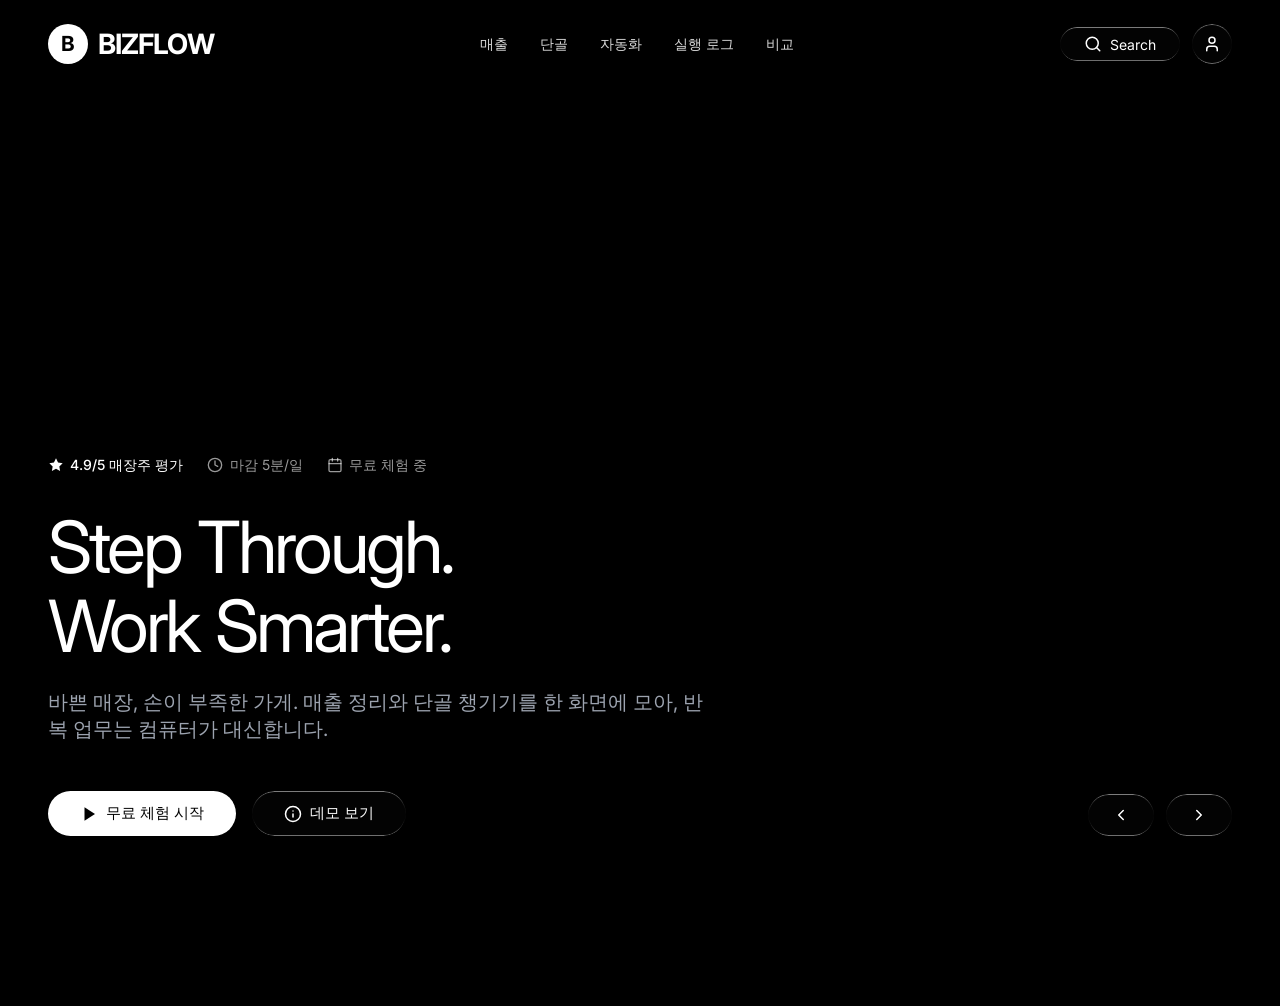
<file: landing/index.html>
<!DOCTYPE html>
<html lang="ko">
<head>
<meta charset="UTF-8">
<meta name="viewport" content="width=device-width, initial-scale=1.0">
<title>BizFlow — Step Through. Work Smarter.</title>
<meta name="description" content="바쁜 매장, 손이 부족한 가게. 매출·단골·할 일을 한 화면에 모아 컴퓨터가 대신 정리합니다.">
<link rel="icon" href="data:image/svg+xml,%3Csvg xmlns='http://www.w3.org/2000/svg' viewBox='0 0 100 100'%3E%3Crect width='100' height='100' rx='22' fill='%23fff'/%3E%3Ctext x='50' y='70' font-size='54' font-family='Inter,Arial' font-weight='700' text-anchor='middle' fill='%23000'%3EB%3C/text%3E%3C/svg%3E">
<link rel="preconnect" href="https://fonts.googleapis.com">
<link rel="preconnect" href="https://fonts.gstatic.com" crossorigin>
<link href="https://fonts.googleapis.com/css2?family=Inter:wght@300;400;500;600;700&display=swap" rel="stylesheet">
<style>
  *, *::before, *::after { margin: 0; padding: 0; box-sizing: border-box; }
  html, body { height: 100%; overflow: hidden; }
  body { font-family: 'Inter', sans-serif; background: #000; color: #fff; -webkit-font-smoothing: antialiased; }

  /* ===== Background video ===== */
  .bg-video {
    position: fixed; inset: 0; z-index: 0;
    width: 100%; height: 100%; object-fit: cover;
  }

  /* ===== Bottom blur overlay (no dark gradient) ===== */
  .blur-overlay {
    position: fixed; inset: 0; z-index: 1;
    pointer-events: none;
    backdrop-filter: blur(24px);
    -webkit-backdrop-filter: blur(24px);
    -webkit-mask-image: linear-gradient(to top, black 0%, transparent 45%);
    mask-image: linear-gradient(to top, black 0%, transparent 45%);
  }

  /* ===== Liquid glass ===== */
  .liquid-glass {
    position: relative;
    overflow: hidden;
    background: rgba(255, 255, 255, 0.01);
    background-blend-mode: luminosity;
    backdrop-filter: blur(4px);
    -webkit-backdrop-filter: blur(4px);
    border: none;
    box-shadow: inset 0 1px 1px rgba(255, 255, 255, 0.1);
  }
  .liquid-glass::before {
    content: '';
    position: absolute; inset: 0;
    border-radius: inherit;
    padding: 1.4px;
    background: linear-gradient(180deg, rgba(255,255,255,0.45) 0%, rgba(255,255,255,0.15) 20%, rgba(255,255,255,0) 40%, rgba(255,255,255,0) 60%, rgba(255,255,255,0.15) 80%, rgba(255,255,255,0.45) 100%);
    -webkit-mask: linear-gradient(#fff 0 0) content-box, linear-gradient(#fff 0 0);
    mask: linear-gradient(#fff 0 0) content-box, linear-gradient(#fff 0 0);
    -webkit-mask-composite: xor;
    mask-composite: exclude;
    pointer-events: none;
  }
  .liquid-glass:hover { background: rgba(255, 255, 255, 0.06); }

  /* ===== Blur fade up ===== */
  @keyframes blurFadeUp {
    from { opacity: 0; filter: blur(20px); transform: translateY(40px); }
    to   { opacity: 1; filter: blur(0); transform: translateY(0); }
  }
  .animate-blur-fade-up {
    opacity: 0;
    animation: blurFadeUp 1s ease-out forwards;
  }

  /* ===== Navbar ===== */
  .nav {
    position: relative; z-index: 50;
    display: flex; align-items: center; justify-content: space-between;
    padding: 1rem 1rem; padding: 1.25rem 1.5rem;
  }
  @media (min-width: 768px) { .nav { padding: 1.5rem 3rem; } }
  @media (min-width: 1024px) { .nav { padding: 1.5rem 3rem; } }

  .logo {
    height: 2rem; line-height: 2rem;
    font-size: 1.5rem; font-weight: 700; letter-spacing: -0.03em;
    display: flex; align-items: center; gap: 0.6rem;
  }
  .logo .mark { width: 2rem; height: 2rem; border-radius: 50%; background: #fff; color: #000; display: grid; place-items: center; font-size: 1.05rem; font-weight: 700; }
  @media (min-width: 768px) { .logo { height: 2.5rem; line-height: 2.5rem; font-size: 1.75rem; } .logo .mark { width: 2.5rem; height: 2.5rem; font-size: 1.3rem; } }

  .nav-links { display: none; align-items: center; gap: 2rem; }
  @media (min-width: 1024px) { .nav-links { display: flex; } }
  .nav-links a { font-size: 0.875rem; color: rgba(255,255,255,0.85); transition: color 0.3s; }
  .nav-links a:hover { color: #d1d5db; }

  .nav-right { display: flex; align-items: center; gap: 0.75rem; }

  .btn-search {
    display: none; align-items: center; gap: 0.5rem;
    border-radius: 9999px; color: #fff;
    padding: 0.5rem 1rem;
    font-size: 0.875rem;
    transition: background 0.3s;
  }
  @media (min-width: 640px) { .btn-search { display: inline-flex; } }
  @media (min-width: 768px) { .btn-search { padding: 0.5rem 1.5rem; } }

  .btn-user {
    display: none; align-items: center; justify-content: center;
    width: 2.5rem; height: 2.5rem; border-radius: 9999px; color: #fff;
    transition: background 0.3s;
  }
  @media (min-width: 640px) { .btn-user { display: grid; } }

  .btn-burger {
    display: grid; place-items: center;
    width: 2.5rem; height: 2.5rem; border-radius: 9999px; color: #fff;
  }
  @media (min-width: 1024px) { .btn-burger { display: none; } }
  .btn-burger svg { grid-area: 1 / 1; transition: transform 0.5s ease-out, opacity 0.5s ease-out; }
  .icon-menu { opacity: 1; }
  .icon-close { opacity: 0; transform: rotate(180deg) scale(0.5); }
  .btn-burger.open .icon-menu { opacity: 0; transform: rotate(-180deg) scale(0.5); }
  .btn-burger.open .icon-close { opacity: 1; transform: rotate(0) scale(1); }

  /* ===== Mobile menu ===== */
  .mobile-menu {
    position: absolute; top: 72px; left: 0; right: 0; z-index: 40;
    background: rgba(17,17,17,0.95);
    backdrop-filter: blur(16px);
    -webkit-backdrop-filter: blur(16px);
    border-top: 1px solid #1f2937; border-bottom: 1px solid #1f2937;
    box-shadow: 0 25px 50px -12px rgba(0,0,0,0.9);
    padding: 0.75rem;
    transition: transform 0.5s ease-out, opacity 0.5s ease-out;
    display: flex; flex-direction: column; gap: 0.5rem;
  }
  .mobile-menu.closed {
    transform: translateY(-1rem);
    opacity: 0; pointer-events: none;
  }
  @media (min-width: 1024px) { .mobile-menu { display: none; } }
  .mobile-menu a {
    display: block; padding: 0.75rem; border-radius: 0.5rem;
    font-size: 0.9rem; color: #fff;
    transition: background 0.3s;
  }
  .mobile-menu a:hover { background: rgba(31,41,55,0.5); }
  .slide-item { opacity: 0; }
  .mobile-menu.open .slide-item { animation: slideIn 0.5s ease-out forwards; }
  @keyframes slideIn {
    from { opacity: 0; transform: translateX(-1rem); }
    to   { opacity: 1; transform: translateX(0); }
  }
  .mobile-menu .divider { border-top: 1px solid #1f2937; margin: 0.5rem 0; }
  .mobile-menu .m-search-row { display: flex; gap: 0.75rem; padding: 0.5rem 0 0.25rem; }
  @media (min-width: 640px) { .mobile-menu .m-search-row { display: none; } }
  .m-glass {
    flex: 1; display: flex; align-items: center; justify-content: center; gap: 0.5rem;
    border-radius: 9999px; color: #fff; padding: 0.6rem 1rem; font-size: 0.875rem;
  }
  .m-glass.circle { flex: 0 0 auto; width: 2.5rem; height: 2.5rem; }

  /* ===== Hero content ===== */
  .hero {
    position: relative;
    height: 100vh;
    display: flex; flex-direction: column;
  }
  .hero-body {
    position: relative; z-index: 10;
    flex: 1; display: flex; flex-direction: column; justify-content: flex-end;
    padding: 0 1rem 2rem;
  }
  @media (min-width: 640px) { .hero-body { padding: 0 1.5rem 2rem; } }
  @media (min-width: 768px) { .hero-body { padding: 0 3rem 4rem; } }

  .hero-inner { display: flex; flex-direction: column; align-items: flex-start; gap: 2rem; }
  @media (min-width: 768px) { .hero-inner { flex-direction: row; align-items: flex-end; } }

  .hero-left { flex: 1; min-width: 0; }

  .meta {
    display: flex; flex-wrap: wrap; align-items: center; gap: 0.75rem 1.5rem;
    margin-bottom: 1.5rem;
    font-size: 0.75rem;
  }
  @media (min-width: 640px) { .meta { font-size: 0.875rem; margin-bottom: 2rem; gap: 0.75rem 1.5rem; } }
  .meta-item { display: flex; align-items: center; gap: 0.4rem; color: #fff; }
  .meta-item.muted { color: rgba(255,255,255,0.6); }
  .meta-item .lbl { font-weight: 500; }
  .meta svg { flex: 0 0 auto; }
  .star { fill: #fff; }

  .title {
    font-size: 1.875rem; line-height: 1.1;
    font-weight: 400;
    letter-spacing: -0.04em;
    margin-bottom: 1rem;
    text-wrap: balance;
  }
  @media (min-width: 640px) { .title { font-size: 3rem; } }
  @media (min-width: 768px) { .title { font-size: 3.75rem; margin-bottom: 1.5rem; } }
  @media (min-width: 1024px) { .title { font-size: 4.5rem; } }

  .desc {
    font-size: 1rem; color: #9ca3af;
    margin-bottom: 1.5rem; max-width: 42rem;
    text-wrap: pretty;
  }
  @media (min-width: 640px) { .desc { font-size: 1.125rem; } }
  @media (min-width: 768px) { .desc { font-size: 1.25rem; margin-bottom: 3rem; } }

  .cta-row { display: flex; flex-wrap: wrap; gap: 0.75rem 1rem; }
  .btn-watch {
    display: inline-flex; align-items: center; gap: 0.5rem;
    background: #fff; color: #000;
    border-radius: 9999px; border: none;
    font-weight: 500; font-size: 0.95rem;
    padding: 0.625rem 1.5rem;
    transition: background 0.3s;
  }
  .btn-watch:hover { background: #e5e7eb; }
  @media (min-width: 640px) { .btn-watch { padding: 0.75rem 2rem; } }
  .btn-learn {
    display: inline-flex; align-items: center; gap: 0.5rem;
    border-radius: 9999px; color: #fff;
    font-weight: 500; font-size: 0.95rem;
    padding: 0.625rem 1.5rem;
  }
  @media (min-width: 640px) { .btn-learn { padding: 0.75rem 2rem; } }

  .hero-nav-arrows { display: flex; gap: 0.75rem; }
  @media (min-width: 768px) { .hero-nav-arrows { flex-direction: row; } }
  .btn-arrow {
    display: inline-flex; align-items: center; justify-content: center;
    border-radius: 9999px; color: #fff;
    padding: 0.625rem 1rem;
    transition: background 0.3s;
  }
  @media (min-width: 640px) { .btn-arrow { padding: 0.75rem 1.5rem; } }
  .btn-arrow .arr { display: flex; align-items: center; }

  .zoom { transition: transform 0.3s ease; }
  .btn-arrow:hover .zoom, .liquid-glass:hover .zoom { transform: scale(1.15); }

  button { font-family: inherit; cursor: pointer; }
  a { color: inherit; text-decoration: none; }
</style>

  <!-- SEO/GEO/AEO -->
  <link rel="canonical" href="https://bizflow-landing.vercel.app/">
  <meta property="og:type" content="website">
  <meta property="og:site_name" content="BizFlow — Step Through. Work Smarter.">
  <meta property="og:title" content="BizFlow — Step Through. Work Smarter.">
  <meta property="og:description" content="바쁜 매장, 손이 부족한 가게. 매출·단골·할 일을 한 화면에 모아 컴퓨터가 대신 정리합니다.">
  <meta property="og:url" content="https://bizflow-landing.vercel.app/">
  <meta property="og:locale" content="ko_KR">
  <meta name="twitter:card" content="summary">
  <meta name="twitter:title" content="BizFlow — Step Through. Work Smarter.">
  <meta name="twitter:description" content="바쁜 매장, 손이 부족한 가게. 매출·단골·할 일을 한 화면에 모아 컴퓨터가 대신 정리합니다.">
  <script type="application/ld+json">{"name":"BizFlow — Step Through. Work Smarter.","inLanguage":"ko","@context":"https://schema.org","description":"바쁜 매장, 손이 부족한 가게. 매출·단골·할 일을 한 화면에 모아 컴퓨터가 대신 정리합니다.","@type":"WebApplication","url":"https://bizflow-landing.vercel.app/"}</script>
  <!-- AdSense -->
  <script async src="https://pagead2.googlesyndication.com/pagead/js/adsbygoogle.js?client=ca-pub-1955893232253258" crossorigin="anonymous"></script>
  <meta name="google-adsense-account" content="ca-pub-1955893232253258">
  <!-- SEO/GEO/AEO -->
  <script type="application/ld+json">{"name":"BizFlow — Step Through. Work Smarter.","@id":"https://bizflow-landing.vercel.app/#organization","@context":"https://schema.org","sameAs":["https://github.com/flffkaos-pixel"],"@type":"Organization","url":"https://bizflow-landing.vercel.app/"}</script>
</head>
<body>

<video class="bg-video" autoplay muted loop playsinline poster=""
  src="https://d8j0ntlcm91z4.cloudfront.net/user_38xzZboKViGWJOttwIXH07lWA1P/hf_20260406_094145_4a271a6c-3869-4f1c-8aa7-aeb0cb227994.mp4"></video>

<div class="blur-overlay"></div>

<div class="hero">
  <nav class="nav">
    <div class="logo animate-blur-fade-up" style="animation-delay:0ms">
      <div class="mark">B</div>BIZFLOW
    </div>

    <div class="nav-links">
      <a href="sales.html" class="animate-blur-fade-up" style="animation-delay:100ms">매출</a>
      <a href="customers.html" class="animate-blur-fade-up" style="animation-delay:150ms">단골</a>
      <a href="automation.html" class="animate-blur-fade-up" style="animation-delay:200ms">자동화</a>
      <a href="logs.html" class="animate-blur-fade-up" style="animation-delay:250ms">실행 로그</a>
      <a href="compare.html" class="animate-blur-fade-up" style="animation-delay:300ms">비교</a>
    </div>

    <div class="nav-right">
      <button class="btn-search liquid-glass animate-blur-fade-up" style="animation-delay:350ms" data-go>
        <svg width="18" height="18" viewBox="0 0 24 24" fill="none" stroke="currentColor" stroke-width="2" stroke-linecap="round" stroke-linejoin="round"><circle cx="11" cy="11" r="8"/><path d="m21 21-4.3-4.3"/></svg>
        Search
      </button>
      <button class="btn-user liquid-glass animate-blur-fade-up" style="animation-delay:400ms" data-go>
        <svg width="18" height="18" viewBox="0 0 24 24" fill="none" stroke="currentColor" stroke-width="2" stroke-linecap="round" stroke-linejoin="round"><path d="M19 21v-2a4 4 0 0 0-4-4H9a4 4 0 0 0-4 4v2"/><circle cx="12" cy="7" r="4"/></svg>
      </button>
      <button class="btn-burger liquid-glass animate-blur-fade-up" id="burger" style="animation-delay:350ms" aria-label="메뉴">
        <svg class="icon-menu" width="18" height="18" viewBox="0 0 24 24" fill="none" stroke="currentColor" stroke-width="2" stroke-linecap="round"><line x1="4" x2="20" y1="6" y2="6"/><line x1="4" x2="20" y1="12" y2="12"/><line x1="4" x2="20" y1="18" y2="18"/></svg>
        <svg class="icon-close" width="18" height="18" viewBox="0 0 24 24" fill="none" stroke="currentColor" stroke-width="2" stroke-linecap="round"><path d="M18 6 6 18"/><path d="m6 6 12 12"/></svg>
      </button>
    </div>
  </nav>

  <div class="mobile-menu closed" id="mobileMenu">
    <a href="sales.html" class="slide-item" style="animation-delay:0ms">매출</a>
    <a href="customers.html" class="slide-item" style="animation-delay:50ms">단골</a>
    <a href="automation.html" class="slide-item" style="animation-delay:100ms">자동화</a>
    <a href="logs.html" class="slide-item" style="animation-delay:150ms">실행 로그</a>
    <a href="compare.html" class="slide-item" style="animation-delay:200ms">비교</a>
    <div class="divider slide-item" style="animation-delay:250ms"></div>
    <div class="m-search-row slide-item" style="animation-delay:300ms">
      <button class="m-glass liquid-glass" data-go>
        <svg width="18" height="18" viewBox="0 0 24 24" fill="none" stroke="currentColor" stroke-width="2" stroke-linecap="round" stroke-linejoin="round"><circle cx="11" cy="11" r="8"/><path d="m21 21-4.3-4.3"/></svg>
        Search
      </button>
      <button class="m-glass circle liquid-glass" data-go aria-label="프로필">
        <svg width="18" height="18" viewBox="0 0 24 24" fill="none" stroke="currentColor" stroke-width="2" stroke-linecap="round" stroke-linejoin="round"><path d="M19 21v-2a4 4 0 0 0-4-4H9a4 4 0 0 0-4 4v2"/><circle cx="12" cy="7" r="4"/></svg>
      </button>
    </div>
  </div>

  <div class="hero-body">
    <div class="hero-inner">
      <div class="hero-left">
        <div class="meta">
          <div class="meta-item animate-blur-fade-up" style="animation-delay:300ms">
            <svg class="star" width="16" height="16" viewBox="0 0 24 24"><path d="M12 2l3.09 6.26L22 9.27l-5 4.87 1.18 6.88L12 17.77l-6.18 3.25L7 14.14 2 9.27l6.91-1.01z"/></svg>
            <span class="lbl">4.9/5 매장주 평가</span>
          </div>
          <div class="meta-item muted animate-blur-fade-up" style="animation-delay:300ms">
            <svg width="16" height="16" viewBox="0 0 24 24" fill="none" stroke="currentColor" stroke-width="2" stroke-linecap="round" stroke-linejoin="round"><circle cx="12" cy="12" r="10"/><polyline points="12 6 12 12 16 14"/></svg>
            <span>마감 5분/일</span>
          </div>
          <div class="meta-item muted animate-blur-fade-up" style="animation-delay:300ms">
            <svg width="16" height="16" viewBox="0 0 24 24" fill="none" stroke="currentColor" stroke-width="2" stroke-linecap="round" stroke-linejoin="round"><rect width="18" height="18" x="3" y="4" rx="2"/><path d="M16 2v4M8 2v4M3 10h18"/></svg>
            <span>무료 체험 중</span>
          </div>
        </div>

        <h1 class="title animate-blur-fade-up" style="animation-delay:400ms">
          Step Through.<br>Work Smarter.
        </h1>

        <p class="desc animate-blur-fade-up" style="animation-delay:500ms">
          바쁜 매장, 손이 부족한 가게. 매출 정리와 단골 챙기기를 한 화면에 모아, 반복 업무는 컴퓨터가 대신합니다.
        </p>

        <div class="cta-row">
          <button class="btn-watch animate-blur-fade-up" style="animation-delay:600ms" data-go>
            <svg width="18" height="18" viewBox="0 0 24 24" fill="#000"><polygon points="6 3 20 12 6 21 6 3"/></svg>
            무료 체험 시작
          </button>
          <button class="btn-learn liquid-glass animate-blur-fade-up" style="animation-delay:700ms" data-learn>
            <svg width="18" height="18" viewBox="0 0 24 24" fill="none" stroke="currentColor" stroke-width="2" stroke-linecap="round" stroke-linejoin="round"><circle cx="12" cy="12" r="10"/><path d="M12 16v-4M12 8h.01"/></svg>
            데모 보기
          </button>
        </div>
      </div>

      <div class="hero-nav-arrows">
        <button class="btn-arrow liquid-glass animate-blur-fade-up" style="animation-delay:800ms" aria-label="이전" data-go>
          <span class="arr"><svg class="zoom" width="18" height="18" viewBox="0 0 24 24" fill="none" stroke="currentColor" stroke-width="2" stroke-linecap="round" stroke-linejoin="round"><path d="m15 18-6-6 6-6"/></svg></span>
        </button>
        <button class="btn-arrow liquid-glass animate-blur-fade-up" style="animation-delay:900ms" aria-label="다음" data-go>
          <span class="arr"><svg class="zoom" width="18" height="18" viewBox="0 0 24 24" fill="none" stroke="currentColor" stroke-width="2" stroke-linecap="round" stroke-linejoin="round"><path d="m9 18 6-6-6-6"/></svg></span>
        </button>
      </div>
    </div>
  </div>
</div>

<script src="landing-anim.js"></script>

<footer style="margin-top:48px;padding:20px;text-align:center;font-size:13px;opacity:.65"><a href="about.html" style="color:inherit">사이트 소개</a> &middot; <a href="contact.html" style="color:inherit">문의하기</a> &middot; <a href="privacy-policy.html" style="color:inherit">개인정보처리방침</a></footer>
</body>
</html>
</file>
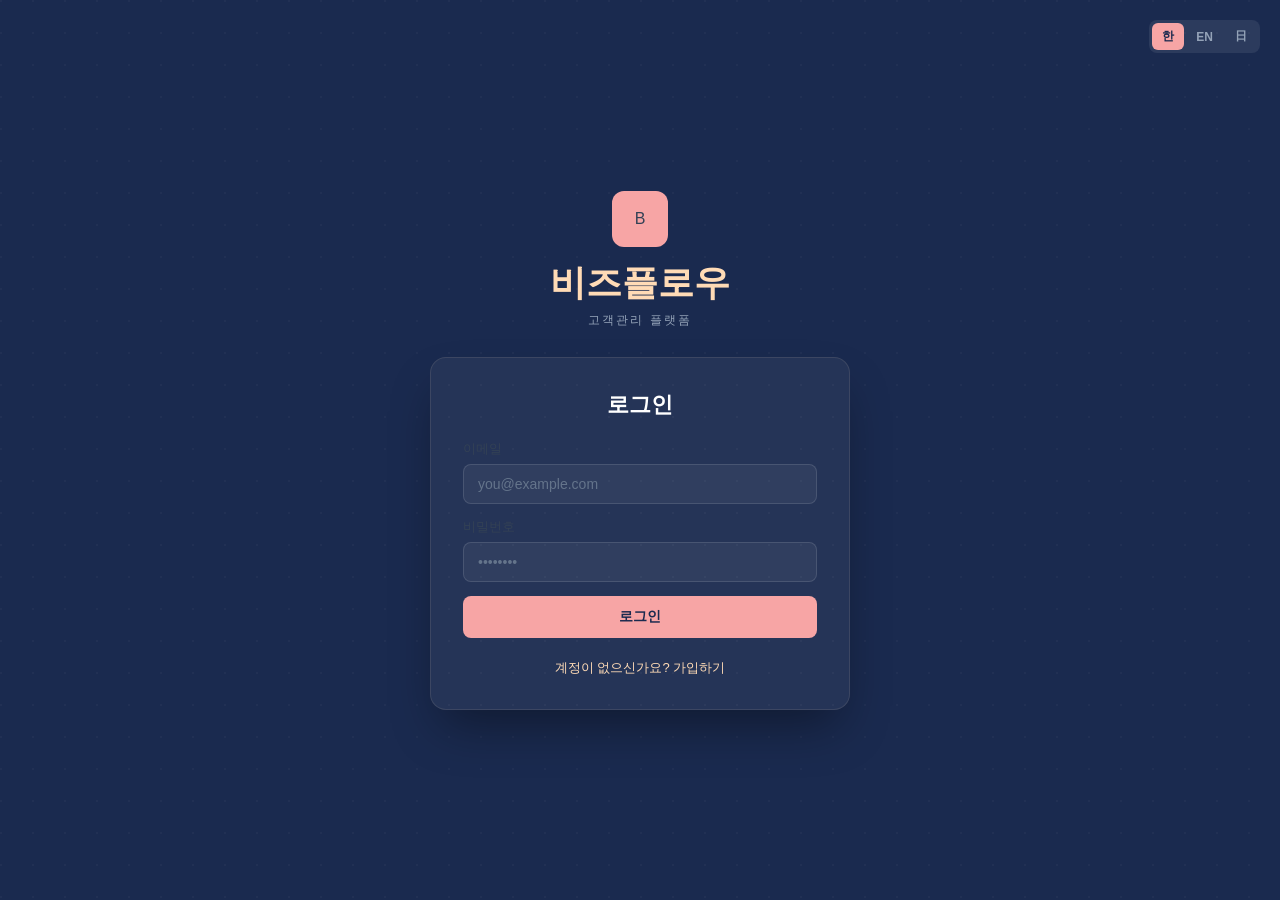
<file: public/index.html>
<!DOCTYPE html>
<html lang="ko">
<head>
  <meta charset="UTF-8" />
  <meta name="viewport" content="width=device-width, initial-scale=1.0" />
  <title>BizFlow CRM</title>
  <link rel="stylesheet" href="styles.css" />
</head>
<body>
  <div id="root"></div>
  <script src="i18n.js"></script>
  <script src="automation.js"></script>
  <script src="automation-templates.js"></script>
  <script src="automation-ui.js"></script>
  <script src="demo-seeder.js"></script>
  <script src="app.js"></script>
</body>
</html>
</file>
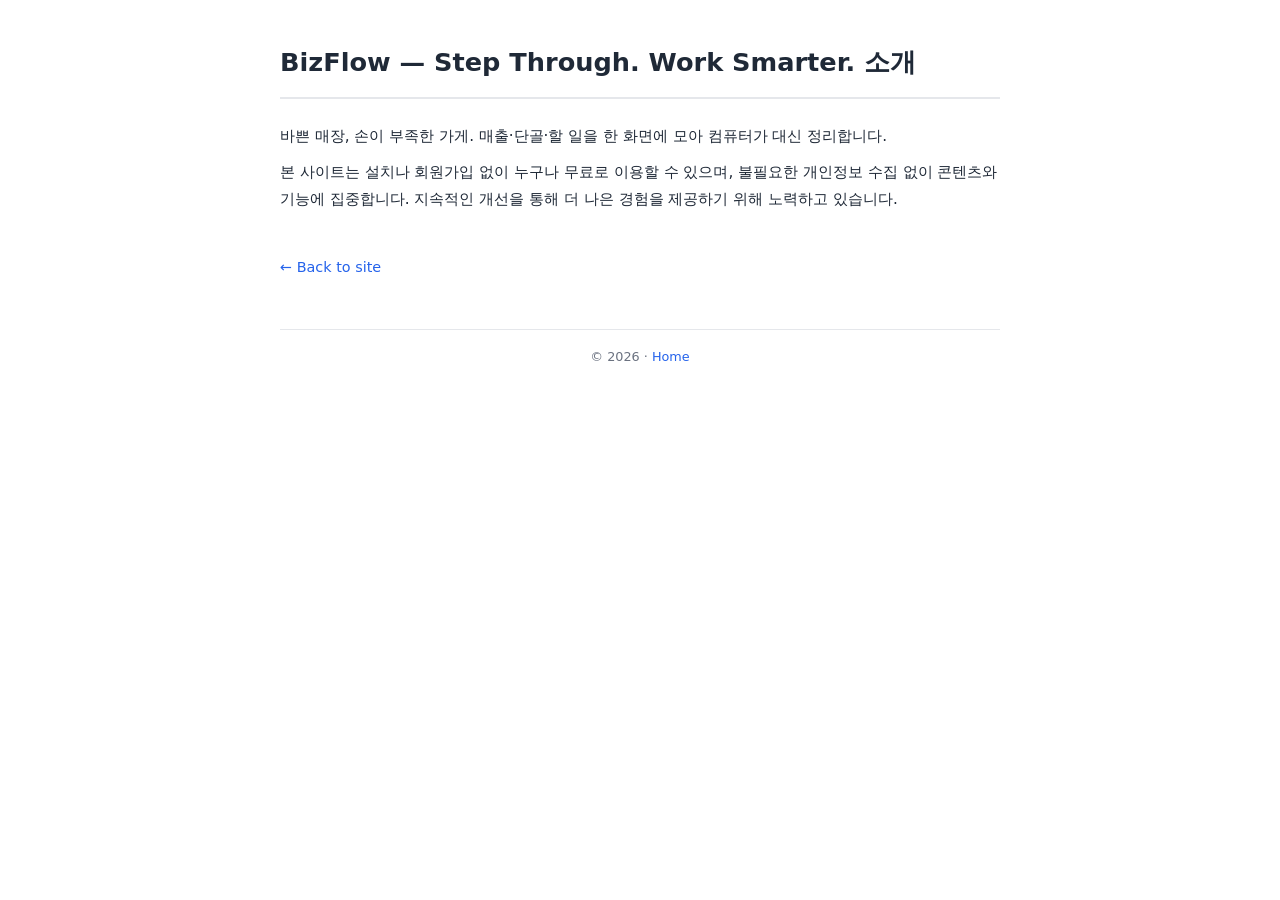
<file: landing/about.html>
<!DOCTYPE html>
<html lang="ko">
<head>
<meta charset="UTF-8">
<meta name="viewport" content="width=device-width, initial-scale=1.0">
<title>BizFlow — Step Through. Work Smarter. 소개</title>
<meta name="robots" content="noindex, follow">
<link rel="canonical" href="https://bizflow-landing.vercel.app/about.html">
<style>
*{margin:0;padding:0;box-sizing:border-box}
body{font-family:'Segoe UI',system-ui,-apple-system,sans-serif;line-height:1.75;color:#1f2937;background:#fff;padding:40px 20px}
.wrap{max-width:720px;margin:0 auto}
h1{font-size:1.6rem;margin-bottom:24px;border-bottom:2px solid #e5e7eb;padding-bottom:12px}
h2{font-size:1.15rem;margin:28px 0 10px}
p,li{margin-bottom:10px;font-size:.95rem}
ul{padding-left:22px;margin-bottom:14px}
a{color:#2563eb;text-decoration:none}
.back{display:inline-block;margin-top:32px;font-size:.9rem}
footer{margin-top:48px;padding-top:16px;border-top:1px solid #e5e7eb;font-size:.8rem;color:#6b7280;text-align:center}
</style>

</head>
<body>
<div class="wrap">
<h1>BizFlow — Step Through. Work Smarter. 소개</h1>
<p>바쁜 매장, 손이 부족한 가게. 매출·단골·할 일을 한 화면에 모아 컴퓨터가 대신 정리합니다.</p>
<p>본 사이트는 설치나 회원가입 없이 누구나 무료로 이용할 수 있으며, 불필요한 개인정보 수집 없이 콘텐츠와 기능에 집중합니다. 지속적인 개선을 통해 더 나은 경험을 제공하기 위해 노력하고 있습니다.</p>
<a class="back" href="./">&#8592; Back to site</a>
<footer>&copy; 2026 &middot; <a href="index.html">Home</a></footer>
</div>
</body>
</html>
</file>
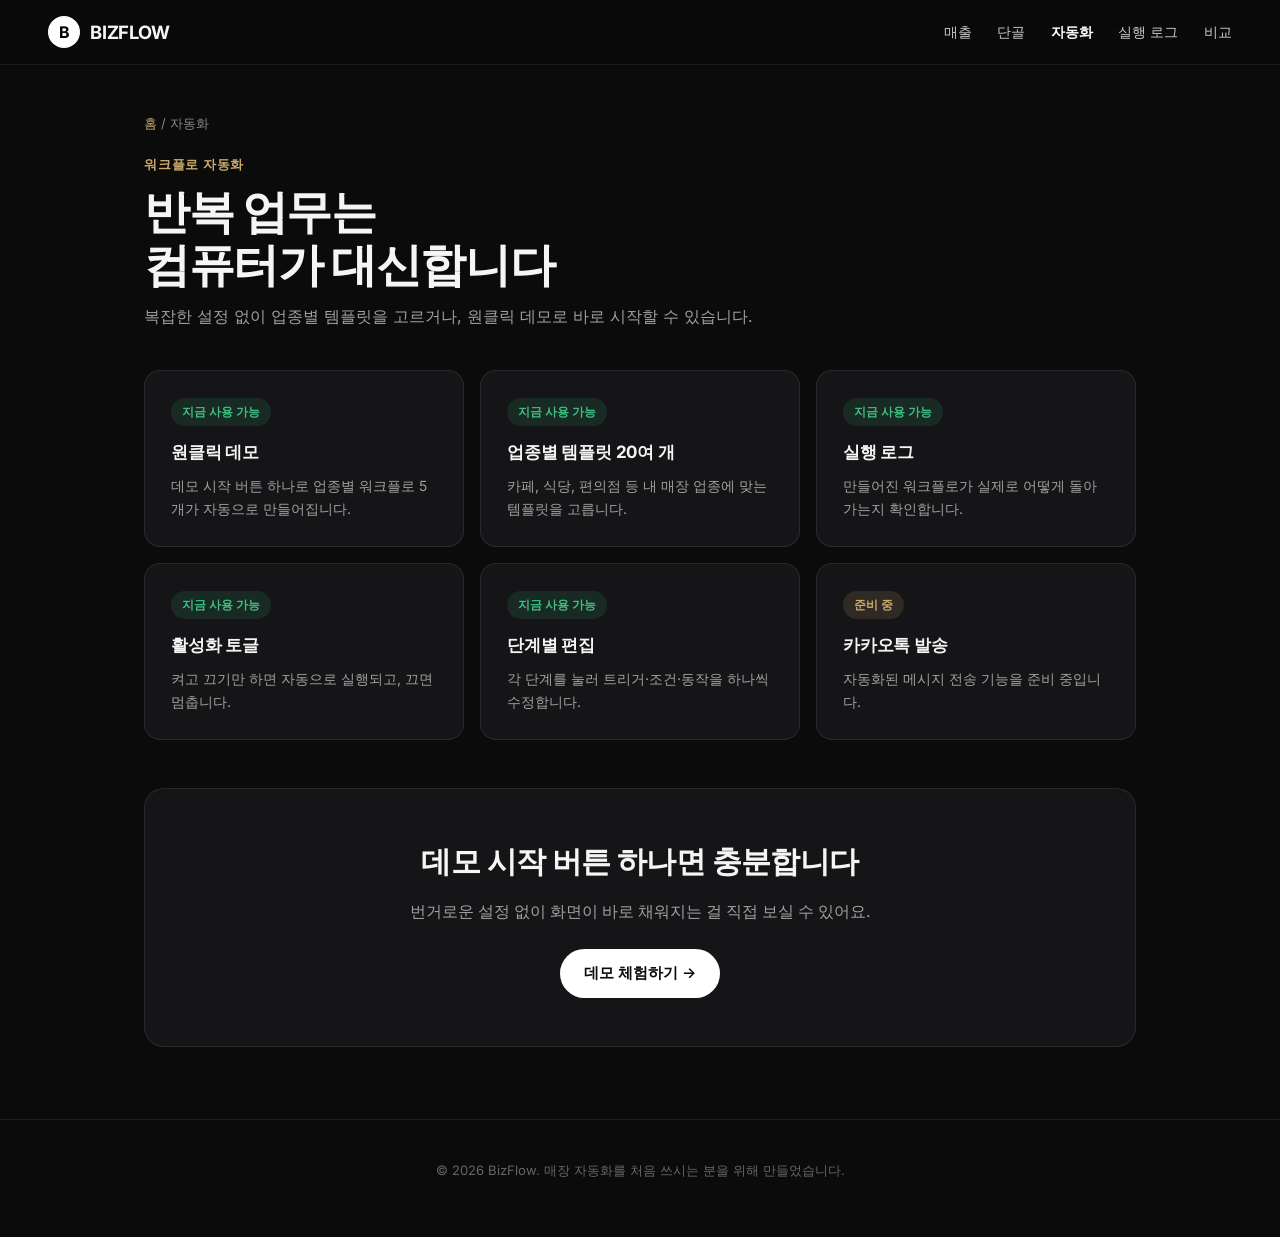
<file: landing/automation.html>
<!DOCTYPE html>
<html lang="ko">
<head>
<meta charset="UTF-8">
<meta name="viewport" content="width=device-width, initial-scale=1.0">
<title>자동화 — BizFlow</title>
<meta name="description" content="반복 업무를 워크플로가 대신 실행합니다. 원클릭 데모로 바로 체험하세요.">
<link rel="preconnect" href="https://fonts.googleapis.com">
<link rel="preconnect" href="https://fonts.gstatic.com" crossorigin>
<link href="https://fonts.googleapis.com/css2?family=Inter:wght@300;400;500;600;700&display=swap" rel="stylesheet">
<link rel="stylesheet" href="page.css">
</head>
<body>
<nav class="nav">
  <a class="logo" href="index.html"><div class="mark">B</div>BIZFLOW</a>
  <div class="nav-links">
    <a href="sales.html">매출</a>
    <a href="customers.html">단골</a>
    <a href="automation.html" class="on">자동화</a>
    <a href="logs.html">실행 로그</a>
    <a href="compare.html">비교</a>
  </div>
  <button class="btn-burger" id="burger" aria-label="메뉴">
    <svg width="18" height="18" viewBox="0 0 24 24" fill="none" stroke="currentColor" stroke-width="2" stroke-linecap="round"><line x1="4" x2="20" y1="6" y2="6"/><line x1="4" x2="20" y1="12" y2="12"/><line x1="4" x2="20" y1="18" y2="18"/></svg>
  </button>
</nav>
<div class="mobile-menu closed" id="mobileMenu">
  <a href="sales.html">매출</a>
  <a href="customers.html">단골</a>
  <a href="automation.html">자동화</a>
  <a href="logs.html">실행 로그</a>
  <a href="compare.html">비교</a>
</div>

<div class="wrap">
  <div class="crumbs"><a href="index.html">홈</a> / 자동화</div>
  <div class="page-head">
    <div class="kicker">워크플로 자동화</div>
    <h1>반복 업무는<br>컴퓨터가 대신합니다</h1>
    <p>복잡한 설정 없이 업종별 템플릿을 고르거나, 원클릭 데모로 바로 시작할 수 있습니다.</p>
  </div>

  <div class="grid cols-3">
    <div class="card"><div class="chip go" style="margin-bottom:12px">지금 사용 가능</div><h3>원클릭 데모</h3><p>데모 시작 버튼 하나로 업종별 워크플로 5개가 자동으로 만들어집니다.</p></div>
    <div class="card"><div class="chip go" style="margin-bottom:12px">지금 사용 가능</div><h3>업종별 템플릿 20여 개</h3><p>카페, 식당, 편의점 등 내 매장 업종에 맞는 템플릿을 고릅니다.</p></div>
    <div class="card"><div class="chip go" style="margin-bottom:12px">지금 사용 가능</div><h3>실행 로그</h3><p>만들어진 워크플로가 실제로 어떻게 돌아가는지 확인합니다.</p></div>
    <div class="card"><div class="chip go" style="margin-bottom:12px">지금 사용 가능</div><h3>활성화 토글</h3><p>켜고 끄기만 하면 자동으로 실행되고, 끄면 멈춥니다.</p></div>
    <div class="card"><div class="chip go" style="margin-bottom:12px">지금 사용 가능</div><h3>단계별 편집</h3><p>각 단계를 눌러 트리거·조건·동작을 하나씩 수정합니다.</p></div>
    <div class="card"><div class="chip soon" style="margin-bottom:12px">준비 중</div><h3>카카오톡 발송</h3><p>자동화된 메시지 전송 기능을 준비 중입니다.</p></div>
  </div>

  <div class="cta-box">
    <h2>데모 시작 버튼 하나면 충분합니다</h2>
    <p>번거로운 설정 없이 화면이 바로 채워지는 걸 직접 보실 수 있어요.</p>
    <a class="btn" href="http://localhost:8787">데모 체험하기 →</a>
  </div>
</div>

<footer>© 2026 BizFlow. 매장 자동화를 처음 쓰시는 분을 위해 만들었습니다.</footer>
<script src="page.js"></script>
</body>
</html>
</file>
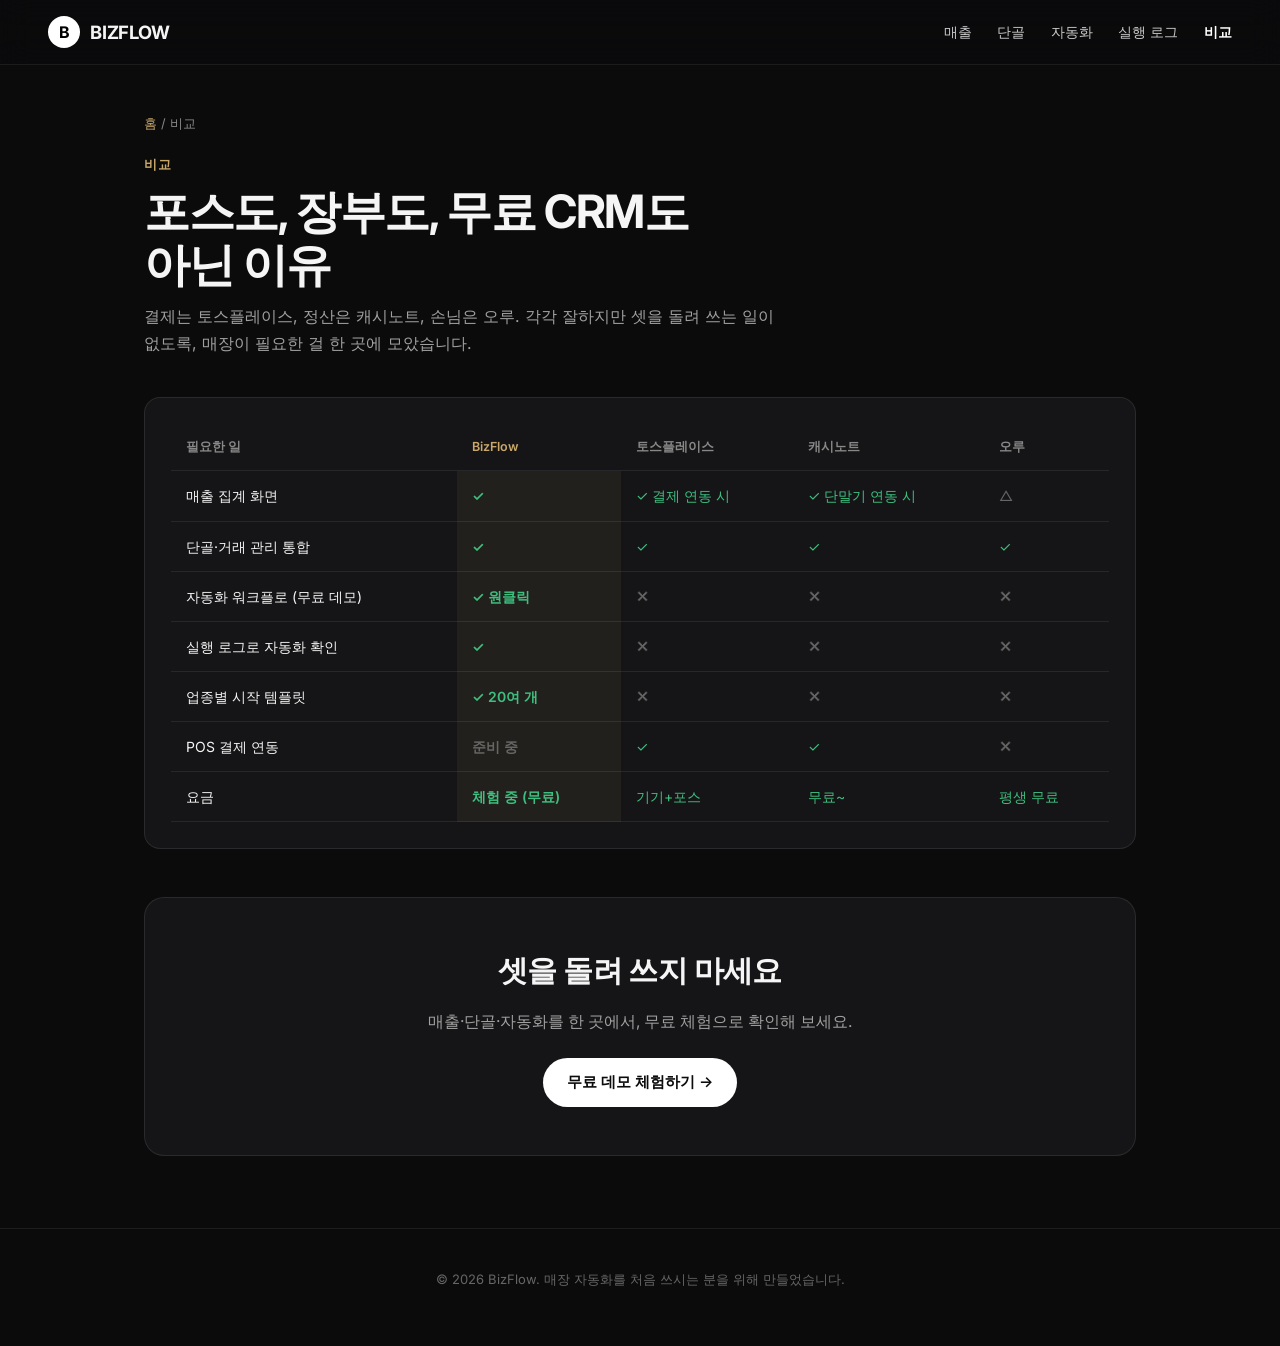
<file: landing/compare.html>
<!DOCTYPE html>
<html lang="ko">
<head>
<meta charset="UTF-8">
<meta name="viewport" content="width=device-width, initial-scale=1.0">
<title>비교 — BizFlow</title>
<meta name="description" content="포스도, 장부도, 무료 CRM도 아닌 이유. 필요한 걸 한 곳에 모았습니다.">
<link rel="preconnect" href="https://fonts.googleapis.com">
<link rel="preconnect" href="https://fonts.gstatic.com" crossorigin>
<link href="https://fonts.googleapis.com/css2?family=Inter:wght@300;400;500;600;700&display=swap" rel="stylesheet">
<link rel="stylesheet" href="page.css">
</head>
<body>
<nav class="nav">
  <a class="logo" href="index.html"><div class="mark">B</div>BIZFLOW</a>
  <div class="nav-links">
    <a href="sales.html">매출</a>
    <a href="customers.html">단골</a>
    <a href="automation.html">자동화</a>
    <a href="logs.html">실행 로그</a>
    <a href="compare.html" class="on">비교</a>
  </div>
  <button class="btn-burger" id="burger" aria-label="메뉴">
    <svg width="18" height="18" viewBox="0 0 24 24" fill="none" stroke="currentColor" stroke-width="2" stroke-linecap="round"><line x1="4" x2="20" y1="6" y2="6"/><line x1="4" x2="20" y1="12" y2="12"/><line x1="4" x2="20" y1="18" y2="18"/></svg>
  </button>
</nav>
<div class="mobile-menu closed" id="mobileMenu">
  <a href="sales.html">매출</a>
  <a href="customers.html">단골</a>
  <a href="automation.html">자동화</a>
  <a href="logs.html">실행 로그</a>
  <a href="compare.html">비교</a>
</div>

<div class="wrap">
  <div class="crumbs"><a href="index.html">홈</a> / 비교</div>
  <div class="page-head">
    <div class="kicker">비교</div>
    <h1>포스도, 장부도, 무료 CRM도<br>아닌 이유</h1>
    <p>결제는 토스플레이스, 정산은 캐시노트, 손님은 오루. 각각 잘하지만 셋을 돌려 쓰는 일이 없도록, 매장이 필요한 걸 한 곳에 모았습니다.</p>
  </div>

  <div class="card" style="overflow-x:auto">
    <table style="min-width:760px">
      <thead>
        <tr><th>필요한 일</th><th class="us">BizFlow</th><th>토스플레이스</th><th>캐시노트</th><th>오루</th></tr>
      </thead>
      <tbody>
        <tr><td>매출 집계 화면</td><td class="us yes">✓</td><td class="yes">✓ 결제 연동 시</td><td class="yes">✓ 단말기 연동 시</td><td class="no">△</td></tr>
        <tr><td>단골·거래 관리 통합</td><td class="us yes">✓</td><td class="yes">✓</td><td class="yes">✓</td><td class="yes">✓</td></tr>
        <tr><td>자동화 워크플로 (무료 데모)</td><td class="us yes">✓ 원클릭</td><td class="no">✕</td><td class="no">✕</td><td class="no">✕</td></tr>
        <tr><td>실행 로그로 자동화 확인</td><td class="us yes">✓</td><td class="no">✕</td><td class="no">✕</td><td class="no">✕</td></tr>
        <tr><td>업종별 시작 템플릿</td><td class="us yes">✓ 20여 개</td><td class="no">✕</td><td class="no">✕</td><td class="no">✕</td></tr>
        <tr><td>POS 결제 연동</td><td class="us no">준비 중</td><td class="yes">✓</td><td class="yes">✓</td><td class="no">✕</td></tr>
        <tr><td>요금</td><td class="us yes">체험 중 (무료)</td><td class="yes">기기+포스</td><td class="yes">무료~</td><td class="yes">평생 무료</td></tr>
      </tbody>
    </table>
  </div>

  <div class="cta-box">
    <h2>셋을 돌려 쓰지 마세요</h2>
    <p>매출·단골·자동화를 한 곳에서, 무료 체험으로 확인해 보세요.</p>
    <a class="btn" href="http://localhost:8787">무료 데모 체험하기 →</a>
  </div>
</div>

<footer>© 2026 BizFlow. 매장 자동화를 처음 쓰시는 분을 위해 만들었습니다.</footer>
<script src="page.js"></script>
</body>
</html>
</file>
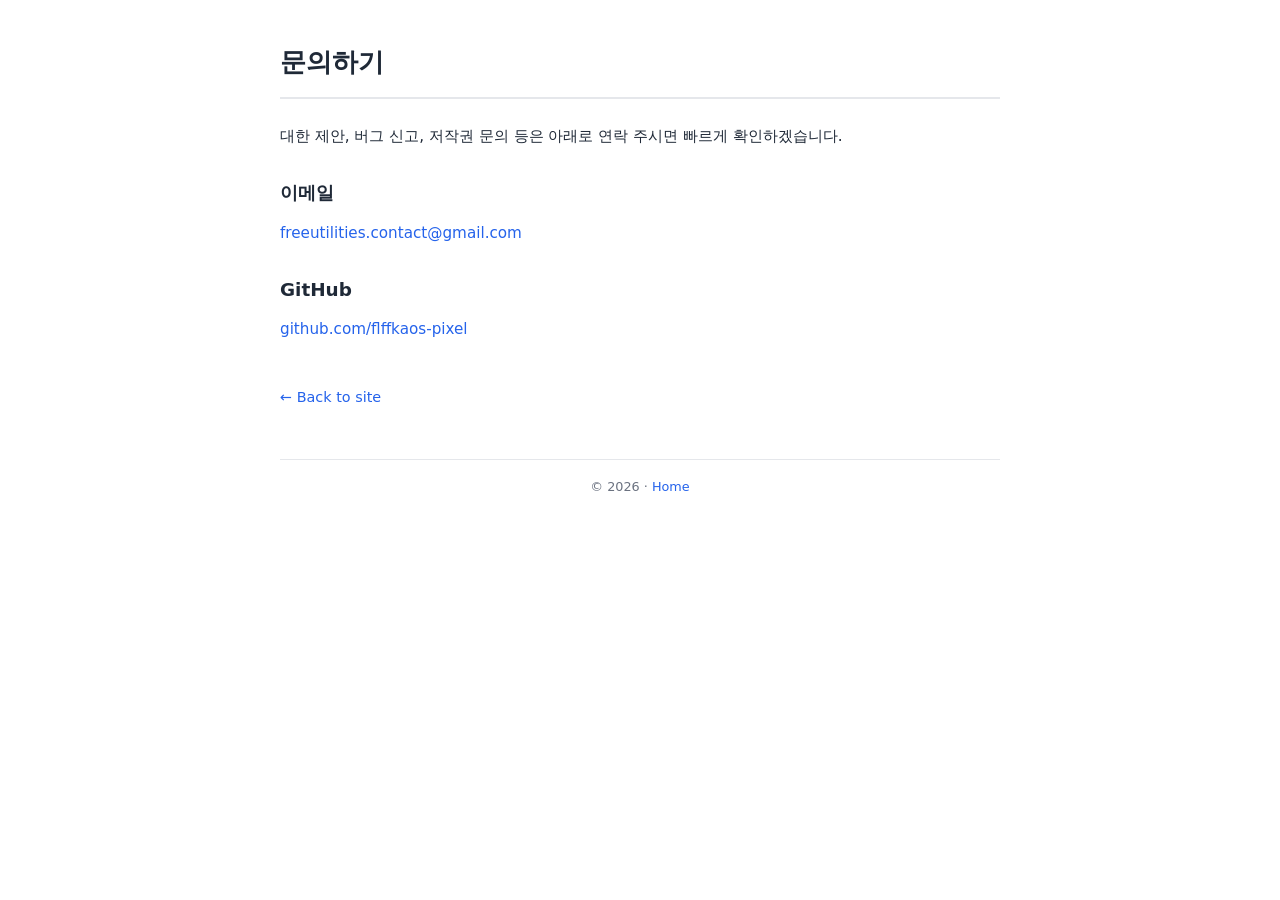
<file: landing/contact.html>
<!DOCTYPE html>
<html lang="ko">
<head>
<meta charset="UTF-8">
<meta name="viewport" content="width=device-width, initial-scale=1.0">
<title>BizFlow — Step Through. Work Smarter. 문의하기</title>
<meta name="robots" content="noindex, follow">
<link rel="canonical" href="https://bizflow-landing.vercel.app/contact.html">
<style>
*{margin:0;padding:0;box-sizing:border-box}
body{font-family:'Segoe UI',system-ui,-apple-system,sans-serif;line-height:1.75;color:#1f2937;background:#fff;padding:40px 20px}
.wrap{max-width:720px;margin:0 auto}
h1{font-size:1.6rem;margin-bottom:24px;border-bottom:2px solid #e5e7eb;padding-bottom:12px}
h2{font-size:1.15rem;margin:28px 0 10px}
p,li{margin-bottom:10px;font-size:.95rem}
ul{padding-left:22px;margin-bottom:14px}
a{color:#2563eb;text-decoration:none}
.back{display:inline-block;margin-top:32px;font-size:.9rem}
footer{margin-top:48px;padding-top:16px;border-top:1px solid #e5e7eb;font-size:.8rem;color:#6b7280;text-align:center}
</style>

</head>
<body>
<div class="wrap">
<h1>문의하기</h1>
<p> 대한 제안, 버그 신고, 저작권 문의 등은 아래로 연락 주시면 빠르게 확인하겠습니다.</p>
<h2>이메일</h2>
<p><a href="mailto:freeutilities.contact@gmail.com">freeutilities.contact@gmail.com</a></p>
<h2>GitHub</h2>
<p><a href="https://github.com/flffkaos-pixel" rel="noopener">github.com/flffkaos-pixel</a></p>
<a class="back" href="./">&#8592; Back to site</a>
<footer>&copy; 2026 &middot; <a href="index.html">Home</a></footer>
</div>
</body>
</html>
</file>
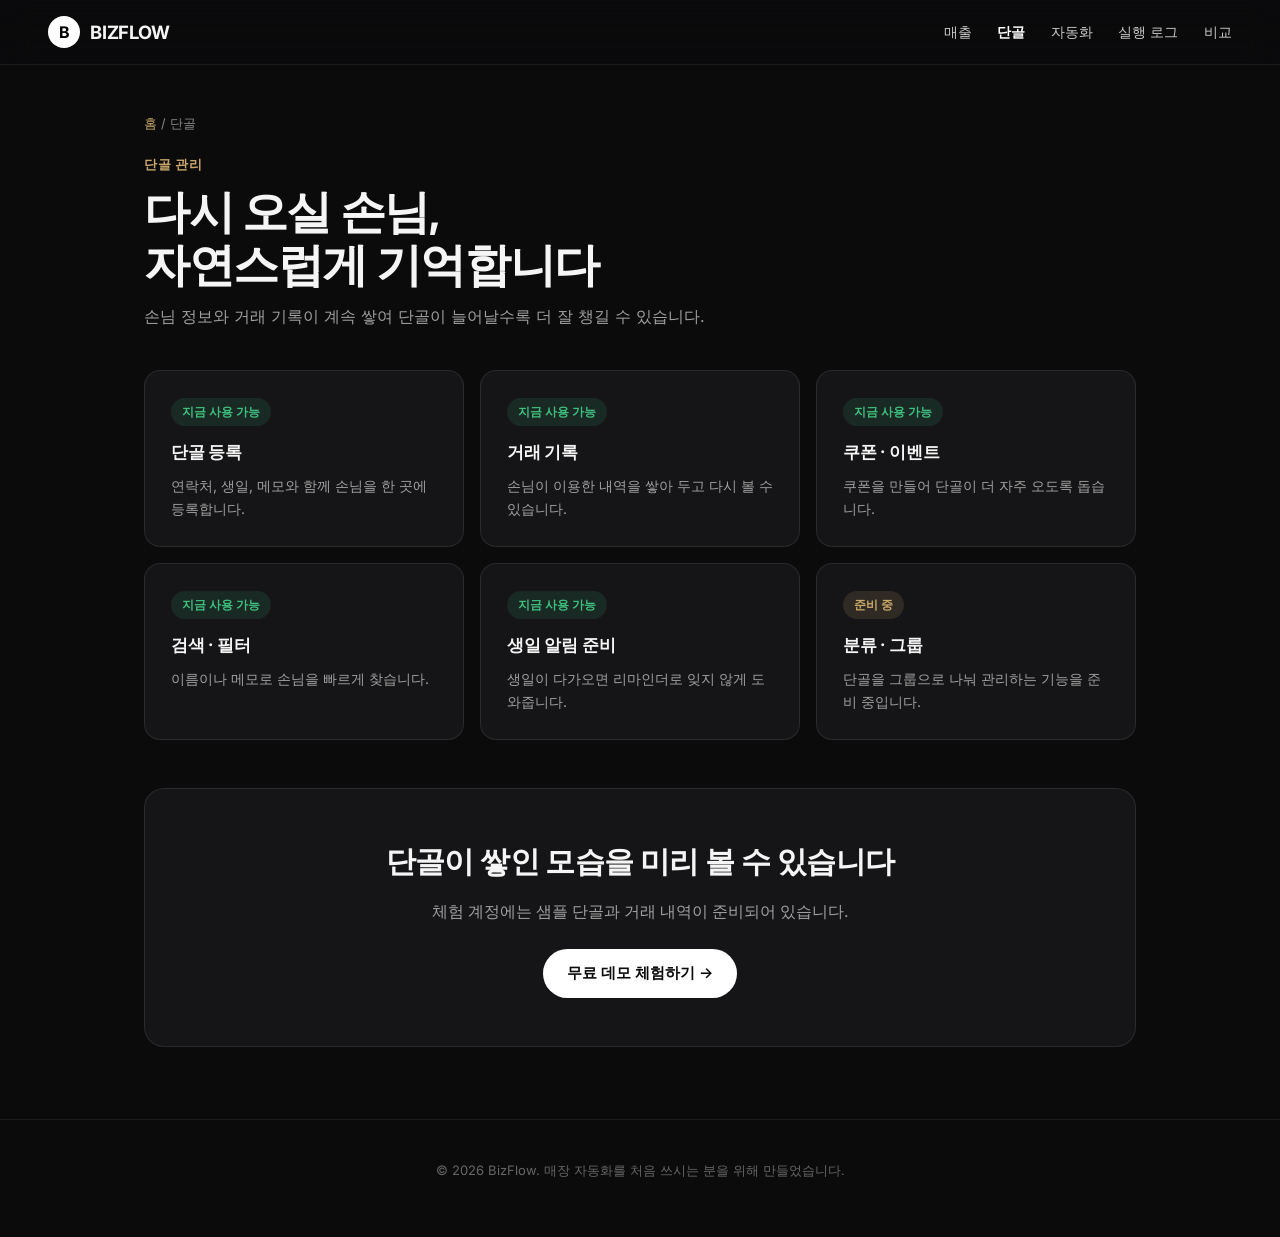
<file: landing/customers.html>
<!DOCTYPE html>
<html lang="ko">
<head>
<meta charset="UTF-8">
<meta name="viewport" content="width=device-width, initial-scale=1.0">
<title>단골 — BizFlow</title>
<meta name="description" content="단골 손님을 기억합니다. 연락처, 생일, 메모, 거래 기록이 한 곳에 쌓입니다.">
<link rel="preconnect" href="https://fonts.googleapis.com">
<link rel="preconnect" href="https://fonts.gstatic.com" crossorigin>
<link href="https://fonts.googleapis.com/css2?family=Inter:wght@300;400;500;600;700&display=swap" rel="stylesheet">
<link rel="stylesheet" href="page.css">
</head>
<body>
<nav class="nav">
  <a class="logo" href="index.html"><div class="mark">B</div>BIZFLOW</a>
  <div class="nav-links">
    <a href="sales.html">매출</a>
    <a href="customers.html" class="on">단골</a>
    <a href="automation.html">자동화</a>
    <a href="logs.html">실행 로그</a>
    <a href="compare.html">비교</a>
  </div>
  <button class="btn-burger" id="burger" aria-label="메뉴">
    <svg width="18" height="18" viewBox="0 0 24 24" fill="none" stroke="currentColor" stroke-width="2" stroke-linecap="round"><line x1="4" x2="20" y1="6" y2="6"/><line x1="4" x2="20" y1="12" y2="12"/><line x1="4" x2="20" y1="18" y2="18"/></svg>
  </button>
</nav>
<div class="mobile-menu closed" id="mobileMenu">
  <a href="sales.html">매출</a>
  <a href="customers.html">단골</a>
  <a href="automation.html">자동화</a>
  <a href="logs.html">실행 로그</a>
  <a href="compare.html">비교</a>
</div>

<div class="wrap">
  <div class="crumbs"><a href="index.html">홈</a> / 단골</div>
  <div class="page-head">
    <div class="kicker">단골 관리</div>
    <h1>다시 오실 손님,<br>자연스럽게 기억합니다</h1>
    <p>손님 정보와 거래 기록이 계속 쌓여 단골이 늘어날수록 더 잘 챙길 수 있습니다.</p>
  </div>

  <div class="grid cols-3">
    <div class="card"><div class="chip go" style="margin-bottom:12px">지금 사용 가능</div><h3>단골 등록</h3><p>연락처, 생일, 메모와 함께 손님을 한 곳에 등록합니다.</p></div>
    <div class="card"><div class="chip go" style="margin-bottom:12px">지금 사용 가능</div><h3>거래 기록</h3><p>손님이 이용한 내역을 쌓아 두고 다시 볼 수 있습니다.</p></div>
    <div class="card"><div class="chip go" style="margin-bottom:12px">지금 사용 가능</div><h3>쿠폰 · 이벤트</h3><p>쿠폰을 만들어 단골이 더 자주 오도록 돕습니다.</p></div>
    <div class="card"><div class="chip go" style="margin-bottom:12px">지금 사용 가능</div><h3>검색 · 필터</h3><p>이름이나 메모로 손님을 빠르게 찾습니다.</p></div>
    <div class="card"><div class="chip go" style="margin-bottom:12px">지금 사용 가능</div><h3>생일 알림 준비</h3><p>생일이 다가오면 리마인더로 잊지 않게 도와줍니다.</p></div>
    <div class="card"><div class="chip soon" style="margin-bottom:12px">준비 중</div><h3>분류 · 그룹</h3><p>단골을 그룹으로 나눠 관리하는 기능을 준비 중입니다.</p></div>
  </div>

  <div class="cta-box">
    <h2>단골이 쌓인 모습을 미리 볼 수 있습니다</h2>
    <p>체험 계정에는 샘플 단골과 거래 내역이 준비되어 있습니다.</p>
    <a class="btn" href="http://localhost:8787">무료 데모 체험하기 →</a>
  </div>
</div>

<footer>© 2026 BizFlow. 매장 자동화를 처음 쓰시는 분을 위해 만들었습니다.</footer>
<script src="page.js"></script>
</body>
</html>
</file>
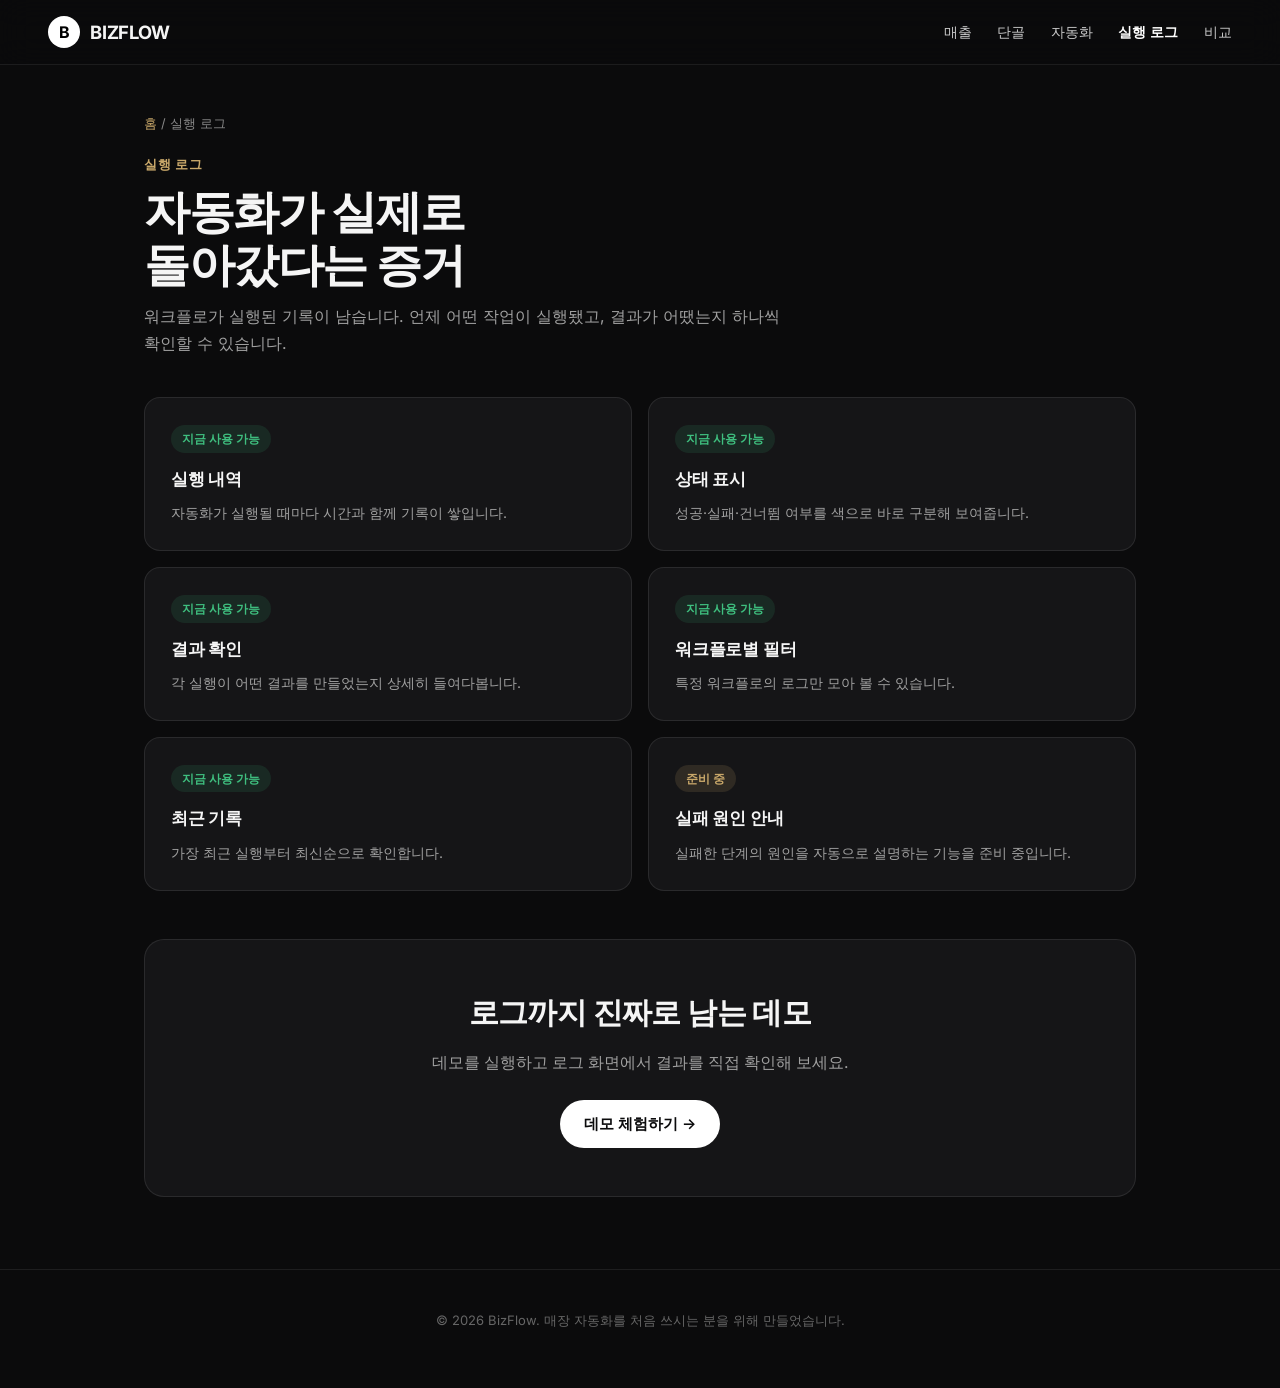
<file: landing/logs.html>
<!DOCTYPE html>
<html lang="ko">
<head>
<meta charset="UTF-8">
<meta name="viewport" content="width=device-width, initial-scale=1.0">
<title>실행 로그 — BizFlow</title>
<meta name="description" content="자동화가 실제로 실행된 기록을 확인합니다. 언제, 무엇이, 어떻게 됐는지가 남습니다.">
<link rel="preconnect" href="https://fonts.googleapis.com">
<link rel="preconnect" href="https://fonts.gstatic.com" crossorigin>
<link href="https://fonts.googleapis.com/css2?family=Inter:wght@300;400;500;600;700&display=swap" rel="stylesheet">
<link rel="stylesheet" href="page.css">
</head>
<body>
<nav class="nav">
  <a class="logo" href="index.html"><div class="mark">B</div>BIZFLOW</a>
  <div class="nav-links">
    <a href="sales.html">매출</a>
    <a href="customers.html">단골</a>
    <a href="automation.html">자동화</a>
    <a href="logs.html" class="on">실행 로그</a>
    <a href="compare.html">비교</a>
  </div>
  <button class="btn-burger" id="burger" aria-label="메뉴">
    <svg width="18" height="18" viewBox="0 0 24 24" fill="none" stroke="currentColor" stroke-width="2" stroke-linecap="round"><line x1="4" x2="20" y1="6" y2="6"/><line x1="4" x2="20" y1="12" y2="12"/><line x1="4" x2="20" y1="18" y2="18"/></svg>
  </button>
</nav>
<div class="mobile-menu closed" id="mobileMenu">
  <a href="sales.html">매출</a>
  <a href="customers.html">단골</a>
  <a href="automation.html">자동화</a>
  <a href="logs.html">실행 로그</a>
  <a href="compare.html">비교</a>
</div>

<div class="wrap">
  <div class="crumbs"><a href="index.html">홈</a> / 실행 로그</div>
  <div class="page-head">
    <div class="kicker">실행 로그</div>
    <h1>자동화가 실제로<br>돌아갔다는 증거</h1>
    <p>워크플로가 실행된 기록이 남습니다. 언제 어떤 작업이 실행됐고, 결과가 어땠는지 하나씩 확인할 수 있습니다.</p>
  </div>

  <div class="grid">
    <div class="card"><div class="chip go" style="margin-bottom:12px">지금 사용 가능</div><h3>실행 내역</h3><p>자동화가 실행될 때마다 시간과 함께 기록이 쌓입니다.</p></div>
    <div class="card"><div class="chip go" style="margin-bottom:12px">지금 사용 가능</div><h3>상태 표시</h3><p>성공·실패·건너뜀 여부를 색으로 바로 구분해 보여줍니다.</p></div>
    <div class="card"><div class="chip go" style="margin-bottom:12px">지금 사용 가능</div><h3>결과 확인</h3><p>각 실행이 어떤 결과를 만들었는지 상세히 들여다봅니다.</p></div>
    <div class="card"><div class="chip go" style="margin-bottom:12px">지금 사용 가능</div><h3>워크플로별 필터</h3><p>특정 워크플로의 로그만 모아 볼 수 있습니다.</p></div>
    <div class="card"><div class="chip go" style="margin-bottom:12px">지금 사용 가능</div><h3>최근 기록</h3><p>가장 최근 실행부터 최신순으로 확인합니다.</p></div>
    <div class="card"><div class="chip soon" style="margin-bottom:12px">준비 중</div><h3>실패 원인 안내</h3><p>실패한 단계의 원인을 자동으로 설명하는 기능을 준비 중입니다.</p></div>
  </div>

  <div class="cta-box">
    <h2>로그까지 진짜로 남는 데모</h2>
    <p>데모를 실행하고 로그 화면에서 결과를 직접 확인해 보세요.</p>
    <a class="btn" href="http://localhost:8787">데모 체험하기 →</a>
  </div>
</div>

<footer>© 2026 BizFlow. 매장 자동화를 처음 쓰시는 분을 위해 만들었습니다.</footer>
<script src="page.js"></script>
</body>
</html>
</file>
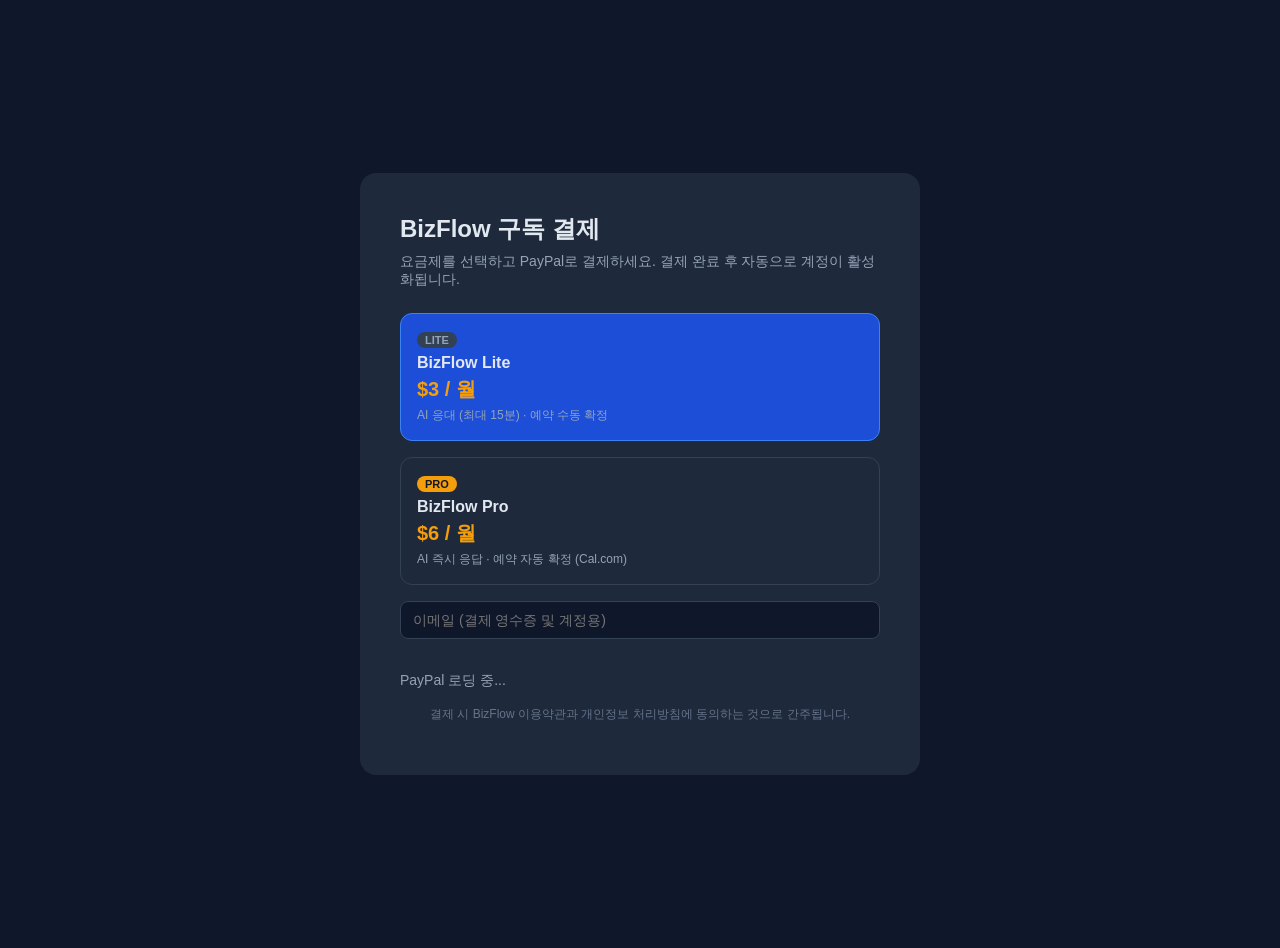
<file: landing/paypal-checkout.html>
<!DOCTYPE html>
<html lang="ko">
<head>
<meta charset="UTF-8">
<meta name="viewport" content="width=device-width, initial-scale=1.0">
<title>BizFlow - 구독 결제</title>
<!-- 샌드박스: https://www.paypal.com/sdk/js?client-id=YOUR_SANDBOX_CLIENT_ID&currency=USD&intent=capture -->
<script src="https://www.paypal.com/sdk/js?client-id=YOUR_CLIENT_ID&currency=USD&intent=capture"></script>
<style>
  body { font-family: -apple-system, 'Segoe UI', sans-serif; background: #0F172A; color: #E2E8F0; display: flex; align-items: center; justify-content: center; min-height: 100vh; margin: 0; padding: 24px; }
  .card { background: #1E293B; border-radius: 16px; padding: 40px; max-width: 480px; width: 100%; }
  h1 { font-size: 24px; margin: 0 0 8px; }
  p.sub { color: #94A3B8; font-size: 14px; margin: 0 0 24px; }
  .plan { border: 1px solid #334155; border-radius: 12px; padding: 16px; margin-bottom: 16px; cursor: pointer; transition: all 200ms; }
  .plan.selected { border-color: #3B82F6; background: #1D4ED8; }
  .plan .badge { display: inline-block; font-size: 11px; font-weight: 700; padding: 2px 8px; border-radius: 999px; margin-bottom: 6px; }
  .badge-lite { background: #334155; color: #94A3B8; }
  .badge-pro { background: #F59E0B; color: #0F172A; }
  .plan h3 { margin: 0 0 4px; font-size: 16px; }
  .plan .price { font-size: 20px; font-weight: 700; color: #F59E0B; }
  .plan .desc { color: #94A3B8; font-size: 12px; margin-top: 4px; }
  #paypal-button-container { margin-top: 16px; }
  #paypal-button-container:empty::after { content: 'PayPal 로딩 중...'; color: #94A3B8; font-size: 14px; }
  .msg { font-size: 13px; margin-top: 12px; text-align: center; }
  .msg.ok { color: #4ADE80; }
  .msg.err { color: #F87171; }
</style>
</head>
<body>
  <div class="card">
    <h1>BizFlow 구독 결제</h1>
    <p class="sub">요금제를 선택하고 PayPal로 결제하세요. 결제 완료 후 자동으로 계정이 활성화됩니다.</p>

    <div class="plan selected" data-plan="lite" data-amount="3.00" data-email="">
      <span class="badge badge-lite">LITE</span>
      <h3>BizFlow Lite</h3>
      <div class="price">$3 / 월</div>
      <div class="desc">AI 응대 (최대 15분) · 예약 수동 확정</div>
    </div>
    <div class="plan" data-plan="pro" data-amount="6.00" data-email="">
      <span class="badge badge-pro">PRO</span>
      <h3>BizFlow Pro</h3>
      <div class="price">$6 / 월</div>
      <div class="desc">AI 즉시 응답 · 예약 자동 확정 (Cal.com)</div>
    </div>

    <input id="email" type="email" placeholder="이메일 (결제 영수증 및 계정용)" style="width:100%;box-sizing:border-box;padding:10px 12px;border-radius:8px;border:1px solid #334155;background:#0F172A;color:#E2E8F0;margin-bottom:16px;font-size:14px;">

    <div id="paypal-button-container"></div>
    <div id="status" class="msg"></div>
    <p style="font-size:12px;color:#64748B;margin-top:16px;text-align:center;">
      결제 시 BizFlow 이용약관과 개인정보 처리방침에 동의하는 것으로 간주됩니다.
    </p>
  </div>

<script>
  // ── 설정 ──────────────────────────────────────────
  // Cloudflare Worker URL (주문 원장 기록용). 배포 후 교체!
  var WORKER_URL = 'https://kakao-gateway.REPLACE.workers.dev';

  // URL 파라미터로 plan 자동 선택
  var urlParams = new URLSearchParams(window.location.search);
  var initialPlan = urlParams.get('plan') || 'lite';
  var initialAmount = initialPlan === 'pro' ? '6.00' : '3.00';

  var selectedPlan = { name: initialPlan, amount: initialAmount, email: '' };

  document.querySelectorAll('.plan').forEach(el => {
    if (el.dataset.plan === initialPlan) {
      el.classList.add('selected');
    }
    el.addEventListener('click', () => {
      document.querySelectorAll('.plan').forEach(p => p.classList.remove('selected'));
      el.classList.add('selected');
      selectedPlan.name = el.dataset.plan;
      selectedPlan.amount = el.dataset.amount;
    });
  });

  function showMsg(text, type) {
    var el = document.getElementById('status');
    el.textContent = text;
    el.className = 'msg ' + (type || '');
  }

  // 결제 시작 시 주문 원장에 기록
  function recordOrder(orderId) {
    var email = document.getElementById('email').value.trim();
    fetch(WORKER_URL + '/orders', {
      method: 'POST',
      headers: { 'Content-Type': 'application/json' },
      body: JSON.stringify({
        orderId: orderId,
        plan: selectedPlan.name,
        amount: selectedPlan.amount,
        email: email
      })
    }).catch(function() { /* 원장 기록 실패는 치명적이지 않음 */ });
  }

  paypal.Buttons({
    createOrder: (data, actions) => {
      var email = document.getElementById('email').value.trim();
      if (!email) { showMsg('이메일을 입력해주세요.', 'err'); return Promise.reject('no email'); }
      selectedPlan.email = email;
      return actions.order.create({
        intent: 'CAPTURE',
        purchase_units: [{
          reference_id: selectedPlan.name,
          description: 'BizFlow ' + selectedPlan.name.toUpperCase() + ' 구독',
          amount: { currency_code: 'USD', value: selectedPlan.amount }
        }]
      });
    },
    onApprove: async (data, actions) => {
      recordOrder(data.orderID);
      const details = await actions.order.capture();
      showMsg('결제 완료! ' + details.payer.name.given_name + '님 환영합니다. 계정 활성화까지 최대 2시간 소요됩니다.', 'ok');
      console.log('ORDER_ID:', data.orderID);
    },
    onCancel: (data) => { showMsg('결제가 취소되었습니다.', 'err'); },
    onError: (err) => { showMsg('결제 중 오류가 발생했습니다. 다시 시도해주세요.', 'err'); }
  }).render('#paypal-button-container');
</script>
</body>
</html>
</file>
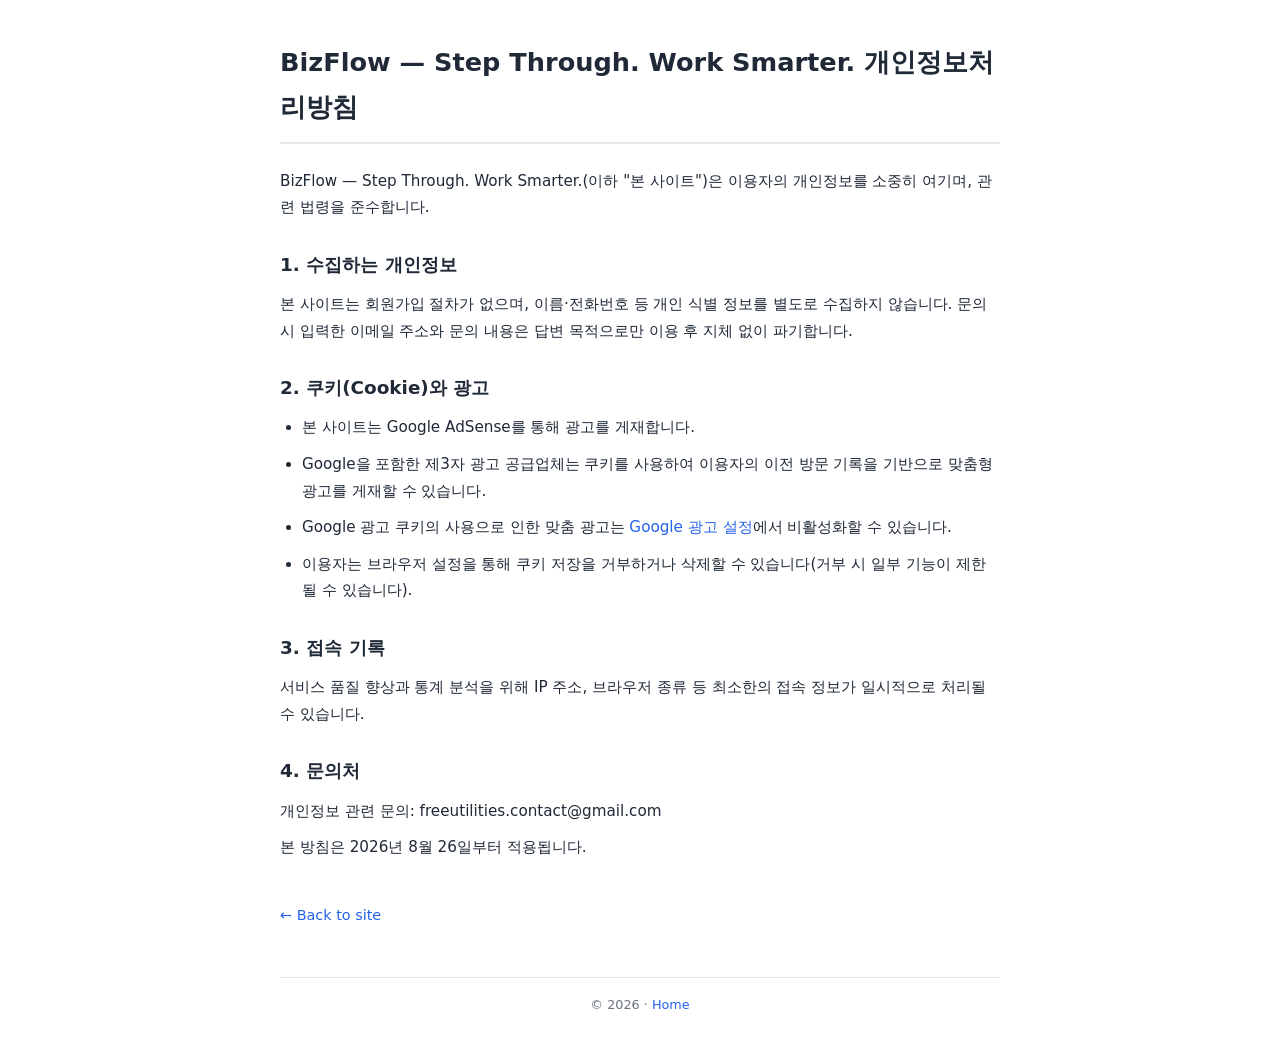
<file: landing/privacy-policy.html>
<!DOCTYPE html>
<html lang="ko">
<head>
<meta charset="UTF-8">
<meta name="viewport" content="width=device-width, initial-scale=1.0">
<title>BizFlow — Step Through. Work Smarter. 개인정보처리방침</title>
<meta name="robots" content="noindex, follow">
<link rel="canonical" href="https://bizflow-landing.vercel.app/privacy-policy.html">
<style>
*{margin:0;padding:0;box-sizing:border-box}
body{font-family:'Segoe UI',system-ui,-apple-system,sans-serif;line-height:1.75;color:#1f2937;background:#fff;padding:40px 20px}
.wrap{max-width:720px;margin:0 auto}
h1{font-size:1.6rem;margin-bottom:24px;border-bottom:2px solid #e5e7eb;padding-bottom:12px}
h2{font-size:1.15rem;margin:28px 0 10px}
p,li{margin-bottom:10px;font-size:.95rem}
ul{padding-left:22px;margin-bottom:14px}
a{color:#2563eb;text-decoration:none}
.back{display:inline-block;margin-top:32px;font-size:.9rem}
footer{margin-top:48px;padding-top:16px;border-top:1px solid #e5e7eb;font-size:.8rem;color:#6b7280;text-align:center}
</style>

</head>
<body>
<div class="wrap">
<h1>BizFlow — Step Through. Work Smarter. 개인정보처리방침</h1>
<p>BizFlow — Step Through. Work Smarter.(이하 "본 사이트")은 이용자의 개인정보를 소중히 여기며, 관련 법령을 준수합니다.</p>
<h2>1. 수집하는 개인정보</h2>
<p>본 사이트는 회원가입 절차가 없으며, 이름·전화번호 등 개인 식별 정보를 별도로 수집하지 않습니다. 문의 시 입력한 이메일 주소와 문의 내용은 답변 목적으로만 이용 후 지체 없이 파기합니다.</p>
<h2>2. 쿠키(Cookie)와 광고</h2>
<ul>
<li>본 사이트는 Google AdSense를 통해 광고를 게재합니다.</li>
<li>Google을 포함한 제3자 광고 공급업체는 쿠키를 사용하여 이용자의 이전 방문 기록을 기반으로 맞춤형 광고를 게재할 수 있습니다.</li>
<li>Google 광고 쿠키의 사용으로 인한 맞춤 광고는 <a href="https://www.google.com/settings/ads" rel="noopener">Google 광고 설정</a>에서 비활성화할 수 있습니다.</li>
<li>이용자는 브라우저 설정을 통해 쿠키 저장을 거부하거나 삭제할 수 있습니다(거부 시 일부 기능이 제한될 수 있습니다).</li>
</ul>
<h2>3. 접속 기록</h2>
<p>서비스 품질 향상과 통계 분석을 위해 IP 주소, 브라우저 종류 등 최소한의 접속 정보가 일시적으로 처리될 수 있습니다.</p>
<h2>4. 문의처</h2>
<p>개인정보 관련 문의: freeutilities.contact@gmail.com</p>
<p>본 방침은 2026년 8월 26일부터 적용됩니다.</p>
<a class="back" href="./">&#8592; Back to site</a>
<footer>&copy; 2026 &middot; <a href="index.html">Home</a></footer>
</div>
</body>
</html>
</file>
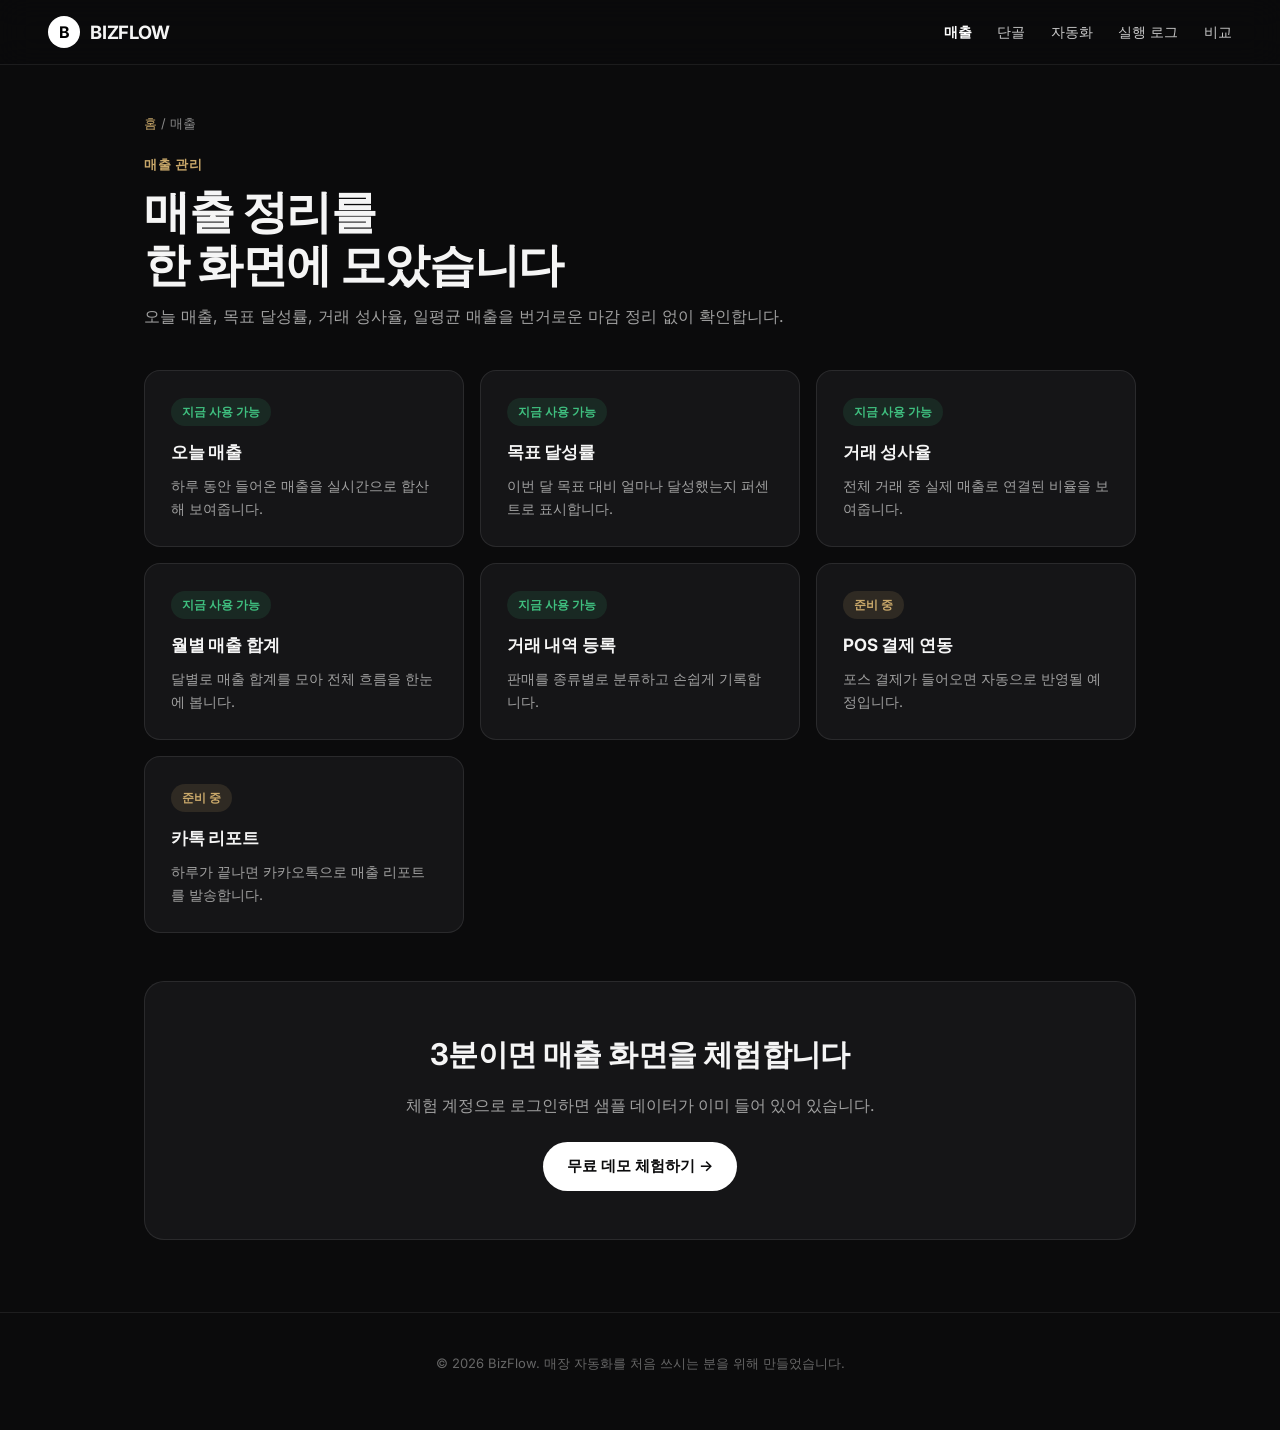
<file: landing/sales.html>
<!DOCTYPE html>
<html lang="ko">
<head>
<meta charset="UTF-8">
<meta name="viewport" content="width=device-width, initial-scale=1.0">
<title>매출 — BizFlow</title>
<meta name="description" content="매출 정리를 한 화면에. 오늘 매출, 목표 달성률, 거래 성사율까지 확인합니다.">
<link rel="preconnect" href="https://fonts.googleapis.com">
<link rel="preconnect" href="https://fonts.gstatic.com" crossorigin>
<link href="https://fonts.googleapis.com/css2?family=Inter:wght@300;400;500;600;700&display=swap" rel="stylesheet">
<link rel="stylesheet" href="page.css">
</head>
<body>
<nav class="nav">
  <a class="logo" href="index.html"><div class="mark">B</div>BIZFLOW</a>
  <div class="nav-links">
    <a href="sales.html" class="on">매출</a>
    <a href="customers.html">단골</a>
    <a href="automation.html">자동화</a>
    <a href="logs.html">실행 로그</a>
    <a href="compare.html">비교</a>
  </div>
  <button class="btn-burger" id="burger" aria-label="메뉴">
    <svg width="18" height="18" viewBox="0 0 24 24" fill="none" stroke="currentColor" stroke-width="2" stroke-linecap="round"><line x1="4" x2="20" y1="6" y2="6"/><line x1="4" x2="20" y1="12" y2="12"/><line x1="4" x2="20" y1="18" y2="18"/></svg>
  </button>
</nav>
<div class="mobile-menu closed" id="mobileMenu">
  <a href="sales.html">매출</a>
  <a href="customers.html">단골</a>
  <a href="automation.html">자동화</a>
  <a href="logs.html">실행 로그</a>
  <a href="compare.html">비교</a>
</div>

<div class="wrap">
  <div class="crumbs"><a href="index.html">홈</a> / 매출</div>
  <div class="page-head">
    <div class="kicker">매출 관리</div>
    <h1>매출 정리를<br>한 화면에 모았습니다</h1>
    <p>오늘 매출, 목표 달성률, 거래 성사율, 일평균 매출을 번거로운 마감 정리 없이 확인합니다.</p>
  </div>

  <div class="grid cols-3">
    <div class="card"><div class="chip go" style="margin-bottom:12px">지금 사용 가능</div><h3>오늘 매출</h3><p>하루 동안 들어온 매출을 실시간으로 합산해 보여줍니다.</p></div>
    <div class="card"><div class="chip go" style="margin-bottom:12px">지금 사용 가능</div><h3>목표 달성률</h3><p>이번 달 목표 대비 얼마나 달성했는지 퍼센트로 표시합니다.</p></div>
    <div class="card"><div class="chip go" style="margin-bottom:12px">지금 사용 가능</div><h3>거래 성사율</h3><p>전체 거래 중 실제 매출로 연결된 비율을 보여줍니다.</p></div>
    <div class="card"><div class="chip go" style="margin-bottom:12px">지금 사용 가능</div><h3>월별 매출 합계</h3><p>달별로 매출 합계를 모아 전체 흐름을 한눈에 봅니다.</p></div>
    <div class="card"><div class="chip go" style="margin-bottom:12px">지금 사용 가능</div><h3>거래 내역 등록</h3><p>판매를 종류별로 분류하고 손쉽게 기록합니다.</p></div>
    <div class="card"><div class="chip soon" style="margin-bottom:12px">준비 중</div><h3>POS 결제 연동</h3><p>포스 결제가 들어오면 자동으로 반영될 예정입니다.</p></div>
    <div class="card"><div class="chip soon" style="margin-bottom:12px">준비 중</div><h3>카톡 리포트</h3><p>하루가 끝나면 카카오톡으로 매출 리포트를 발송합니다.</p></div>
  </div>

  <div class="cta-box">
    <h2>3분이면 매출 화면을 체험합니다</h2>
    <p>체험 계정으로 로그인하면 샘플 데이터가 이미 들어 있어 있습니다.</p>
    <a class="btn" href="http://localhost:8787">무료 데모 체험하기 →</a>
  </div>
</div>

<footer>© 2026 BizFlow. 매장 자동화를 처음 쓰시는 분을 위해 만들었습니다.</footer>
<script src="page.js"></script>
</body>
</html>
</file>
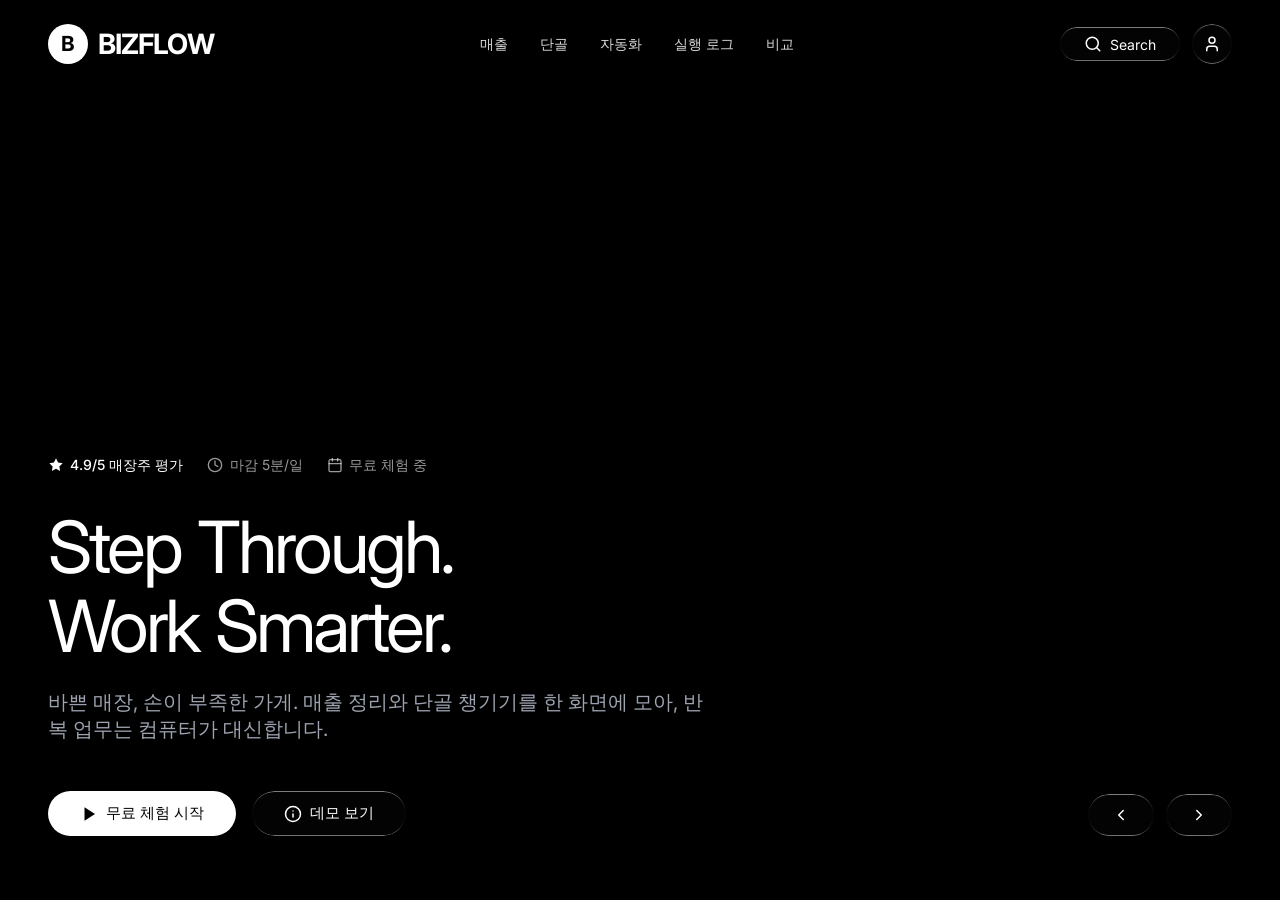
<file: public/landing.html>
<!DOCTYPE html>
<html lang="ko">
<head>
<meta charset="UTF-8">
<meta name="viewport" content="width=device-width, initial-scale=1.0">
<title>BizFlow — Step Through. Work Smarter.</title>
<meta name="description" content="바쁜 매장, 손이 부족한 가게. 매출·단골·할 일을 한 화면에 모아 컴퓨터가 대신 정리합니다.">
<link rel="icon" href="data:image/svg+xml,%3Csvg xmlns='http://www.w3.org/2000/svg' viewBox='0 0 100 100'%3E%3Crect width='100' height='100' rx='22' fill='%23fff'/%3E%3Ctext x='50' y='70' font-size='54' font-family='Inter,Arial' font-weight='700' text-anchor='middle' fill='%23000'%3EB%3C/text%3E%3C/svg%3E">
<link rel="preconnect" href="https://fonts.googleapis.com">
<link rel="preconnect" href="https://fonts.gstatic.com" crossorigin>
<link href="https://fonts.googleapis.com/css2?family=Inter:wght@300;400;500;600;700&display=swap" rel="stylesheet">
<style>
  *, *::before, *::after { margin: 0; padding: 0; box-sizing: border-box; }
  html, body { height: 100%; overflow: hidden; }
  body { font-family: 'Inter', sans-serif; background: #000; color: #fff; -webkit-font-smoothing: antialiased; }

  /* ===== Background video ===== */
  .bg-video {
    position: fixed; inset: 0; z-index: 0;
    width: 100%; height: 100%; object-fit: cover;
  }

  /* ===== Bottom blur overlay (no dark gradient) ===== */
  .blur-overlay {
    position: fixed; inset: 0; z-index: 1;
    pointer-events: none;
    backdrop-filter: blur(24px);
    -webkit-backdrop-filter: blur(24px);
    -webkit-mask-image: linear-gradient(to top, black 0%, transparent 45%);
    mask-image: linear-gradient(to top, black 0%, transparent 45%);
  }

  /* ===== Liquid glass ===== */
  .liquid-glass {
    position: relative;
    overflow: hidden;
    background: rgba(255, 255, 255, 0.01);
    background-blend-mode: luminosity;
    backdrop-filter: blur(4px);
    -webkit-backdrop-filter: blur(4px);
    border: none;
    box-shadow: inset 0 1px 1px rgba(255, 255, 255, 0.1);
  }
  .liquid-glass::before {
    content: '';
    position: absolute; inset: 0;
    border-radius: inherit;
    padding: 1.4px;
    background: linear-gradient(180deg, rgba(255,255,255,0.45) 0%, rgba(255,255,255,0.15) 20%, rgba(255,255,255,0) 40%, rgba(255,255,255,0) 60%, rgba(255,255,255,0.15) 80%, rgba(255,255,255,0.45) 100%);
    -webkit-mask: linear-gradient(#fff 0 0) content-box, linear-gradient(#fff 0 0);
    mask: linear-gradient(#fff 0 0) content-box, linear-gradient(#fff 0 0);
    -webkit-mask-composite: xor;
    mask-composite: exclude;
    pointer-events: none;
  }
  .liquid-glass:hover { background: rgba(255, 255, 255, 0.06); }

  /* ===== Blur fade up ===== */
  @keyframes blurFadeUp {
    from { opacity: 0; filter: blur(20px); transform: translateY(40px); }
    to   { opacity: 1; filter: blur(0); transform: translateY(0); }
  }
  .animate-blur-fade-up {
    opacity: 0;
    animation: blurFadeUp 1s ease-out forwards;
  }

  /* ===== Navbar ===== */
  .nav {
    position: relative; z-index: 50;
    display: flex; align-items: center; justify-content: space-between;
    padding: 1rem 1rem; padding: 1.25rem 1.5rem;
  }
  @media (min-width: 768px) { .nav { padding: 1.5rem 3rem; } }
  @media (min-width: 1024px) { .nav { padding: 1.5rem 3rem; } }

  .logo {
    height: 2rem; line-height: 2rem;
    font-size: 1.5rem; font-weight: 700; letter-spacing: -0.03em;
    display: flex; align-items: center; gap: 0.6rem;
  }
  .logo .mark { width: 2rem; height: 2rem; border-radius: 50%; background: #fff; color: #000; display: grid; place-items: center; font-size: 1.05rem; font-weight: 700; }
  @media (min-width: 768px) { .logo { height: 2.5rem; line-height: 2.5rem; font-size: 1.75rem; } .logo .mark { width: 2.5rem; height: 2.5rem; font-size: 1.3rem; } }

  .nav-links { display: none; align-items: center; gap: 2rem; }
  @media (min-width: 1024px) { .nav-links { display: flex; } }
  .nav-links a { font-size: 0.875rem; color: rgba(255,255,255,0.85); transition: color 0.3s; }
  .nav-links a:hover { color: #d1d5db; }

  .nav-right { display: flex; align-items: center; gap: 0.75rem; }

  .btn-search {
    display: none; align-items: center; gap: 0.5rem;
    border-radius: 9999px; color: #fff;
    padding: 0.5rem 1rem;
    font-size: 0.875rem;
    transition: background 0.3s;
  }
  @media (min-width: 640px) { .btn-search { display: inline-flex; } }
  @media (min-width: 768px) { .btn-search { padding: 0.5rem 1.5rem; } }

  .btn-user {
    display: none; align-items: center; justify-content: center;
    width: 2.5rem; height: 2.5rem; border-radius: 9999px; color: #fff;
    transition: background 0.3s;
  }
  @media (min-width: 640px) { .btn-user { display: grid; } }

  .btn-burger {
    display: grid; place-items: center;
    width: 2.5rem; height: 2.5rem; border-radius: 9999px; color: #fff;
  }
  @media (min-width: 1024px) { .btn-burger { display: none; } }
  .btn-burger svg { grid-area: 1 / 1; transition: transform 0.5s ease-out, opacity 0.5s ease-out; }
  .icon-menu { opacity: 1; }
  .icon-close { opacity: 0; transform: rotate(180deg) scale(0.5); }
  .btn-burger.open .icon-menu { opacity: 0; transform: rotate(-180deg) scale(0.5); }
  .btn-burger.open .icon-close { opacity: 1; transform: rotate(0) scale(1); }

  /* ===== Mobile menu ===== */
  .mobile-menu {
    position: absolute; top: 72px; left: 0; right: 0; z-index: 40;
    background: rgba(17,17,17,0.95);
    backdrop-filter: blur(16px);
    -webkit-backdrop-filter: blur(16px);
    border-top: 1px solid #1f2937; border-bottom: 1px solid #1f2937;
    box-shadow: 0 25px 50px -12px rgba(0,0,0,0.9);
    padding: 0.75rem;
    transition: transform 0.5s ease-out, opacity 0.5s ease-out;
    display: flex; flex-direction: column; gap: 0.5rem;
  }
  .mobile-menu.closed {
    transform: translateY(-1rem);
    opacity: 0; pointer-events: none;
  }
  @media (min-width: 1024px) { .mobile-menu { display: none; } }
  .mobile-menu a {
    display: block; padding: 0.75rem; border-radius: 0.5rem;
    font-size: 0.9rem; color: #fff;
    transition: background 0.3s;
  }
  .mobile-menu a:hover { background: rgba(31,41,55,0.5); }
  .slide-item { opacity: 0; }
  .mobile-menu.open .slide-item { animation: slideIn 0.5s ease-out forwards; }
  @keyframes slideIn {
    from { opacity: 0; transform: translateX(-1rem); }
    to   { opacity: 1; transform: translateX(0); }
  }
  .mobile-menu .divider { border-top: 1px solid #1f2937; margin: 0.5rem 0; }
  .mobile-menu .m-search-row { display: flex; gap: 0.75rem; padding: 0.5rem 0 0.25rem; }
  @media (min-width: 640px) { .mobile-menu .m-search-row { display: none; } }
  .m-glass {
    flex: 1; display: flex; align-items: center; justify-content: center; gap: 0.5rem;
    border-radius: 9999px; color: #fff; padding: 0.6rem 1rem; font-size: 0.875rem;
  }
  .m-glass.circle { flex: 0 0 auto; width: 2.5rem; height: 2.5rem; }

  /* ===== Hero content ===== */
  .hero {
    position: relative;
    height: 100vh;
    display: flex; flex-direction: column;
  }
  .hero-body {
    position: relative; z-index: 10;
    flex: 1; display: flex; flex-direction: column; justify-content: flex-end;
    padding: 0 1rem 2rem;
  }
  @media (min-width: 640px) { .hero-body { padding: 0 1.5rem 2rem; } }
  @media (min-width: 768px) { .hero-body { padding: 0 3rem 4rem; } }

  .hero-inner { display: flex; flex-direction: column; align-items: flex-start; gap: 2rem; }
  @media (min-width: 768px) { .hero-inner { flex-direction: row; align-items: flex-end; } }

  .hero-left { flex: 1; min-width: 0; }

  .meta {
    display: flex; flex-wrap: wrap; align-items: center; gap: 0.75rem 1.5rem;
    margin-bottom: 1.5rem;
    font-size: 0.75rem;
  }
  @media (min-width: 640px) { .meta { font-size: 0.875rem; margin-bottom: 2rem; gap: 0.75rem 1.5rem; } }
  .meta-item { display: flex; align-items: center; gap: 0.4rem; color: #fff; }
  .meta-item.muted { color: rgba(255,255,255,0.6); }
  .meta-item .lbl { font-weight: 500; }
  .meta svg { flex: 0 0 auto; }
  .star { fill: #fff; }

  .title {
    font-size: 1.875rem; line-height: 1.1;
    font-weight: 400;
    letter-spacing: -0.04em;
    margin-bottom: 1rem;
    text-wrap: balance;
  }
  @media (min-width: 640px) { .title { font-size: 3rem; } }
  @media (min-width: 768px) { .title { font-size: 3.75rem; margin-bottom: 1.5rem; } }
  @media (min-width: 1024px) { .title { font-size: 4.5rem; } }

  .desc {
    font-size: 1rem; color: #9ca3af;
    margin-bottom: 1.5rem; max-width: 42rem;
    text-wrap: pretty;
  }
  @media (min-width: 640px) { .desc { font-size: 1.125rem; } }
  @media (min-width: 768px) { .desc { font-size: 1.25rem; margin-bottom: 3rem; } }

  .cta-row { display: flex; flex-wrap: wrap; gap: 0.75rem 1rem; }
  .btn-watch {
    display: inline-flex; align-items: center; gap: 0.5rem;
    background: #fff; color: #000;
    border-radius: 9999px; border: none;
    font-weight: 500; font-size: 0.95rem;
    padding: 0.625rem 1.5rem;
    transition: background 0.3s;
  }
  .btn-watch:hover { background: #e5e7eb; }
  @media (min-width: 640px) { .btn-watch { padding: 0.75rem 2rem; } }
  .btn-learn {
    display: inline-flex; align-items: center; gap: 0.5rem;
    border-radius: 9999px; color: #fff;
    font-weight: 500; font-size: 0.95rem;
    padding: 0.625rem 1.5rem;
  }
  @media (min-width: 640px) { .btn-learn { padding: 0.75rem 2rem; } }

  .hero-nav-arrows { display: flex; gap: 0.75rem; }
  @media (min-width: 768px) { .hero-nav-arrows { flex-direction: row; } }
  .btn-arrow {
    display: inline-flex; align-items: center; justify-content: center;
    border-radius: 9999px; color: #fff;
    padding: 0.625rem 1rem;
    transition: background 0.3s;
  }
  @media (min-width: 640px) { .btn-arrow { padding: 0.75rem 1.5rem; } }
  .btn-arrow .arr { display: flex; align-items: center; }

  .zoom { transition: transform 0.3s ease; }
  .btn-arrow:hover .zoom, .liquid-glass:hover .zoom { transform: scale(1.15); }

  button { font-family: inherit; cursor: pointer; }
  a { color: inherit; text-decoration: none; }
</style>
</head>
<body>

<video class="bg-video" autoplay muted loop playsinline poster=""
  src="https://d8j0ntlcm91z4.cloudfront.net/user_38xzZboKViGWJOttwIXH07lWA1P/hf_20260406_094145_4a271a6c-3869-4f1c-8aa7-aeb0cb227994.mp4"></video>

<div class="blur-overlay"></div>

<div class="hero">
  <nav class="nav">
    <div class="logo animate-blur-fade-up" style="animation-delay:0ms">
      <div class="mark">B</div>BIZFLOW
    </div>

    <div class="nav-links">
      <a href="#movies" class="animate-blur-fade-up" style="animation-delay:100ms">매출</a>
      <a href="#tv" class="animate-blur-fade-up" style="animation-delay:150ms">단골</a>
      <a href="#pick" class="animate-blur-fade-up" style="animation-delay:200ms">자동화</a>
      <a href="#interviews" class="animate-blur-fade-up" style="animation-delay:250ms">실행 로그</a>
      <a href="#reviews" class="animate-blur-fade-up" style="animation-delay:300ms">비교</a>
    </div>

    <div class="nav-right">
      <button class="btn-search liquid-glass animate-blur-fade-up" style="animation-delay:350ms" data-go>
        <svg width="18" height="18" viewBox="0 0 24 24" fill="none" stroke="currentColor" stroke-width="2" stroke-linecap="round" stroke-linejoin="round"><circle cx="11" cy="11" r="8"/><path d="m21 21-4.3-4.3"/></svg>
        Search
      </button>
      <button class="btn-user liquid-glass animate-blur-fade-up" style="animation-delay:400ms" data-go>
        <svg width="18" height="18" viewBox="0 0 24 24" fill="none" stroke="currentColor" stroke-width="2" stroke-linecap="round" stroke-linejoin="round"><path d="M19 21v-2a4 4 0 0 0-4-4H9a4 4 0 0 0-4 4v2"/><circle cx="12" cy="7" r="4"/></svg>
      </button>
      <button class="btn-burger liquid-glass animate-blur-fade-up" id="burger" style="animation-delay:350ms" aria-label="메뉴">
        <svg class="icon-menu" width="18" height="18" viewBox="0 0 24 24" fill="none" stroke="currentColor" stroke-width="2" stroke-linecap="round"><line x1="4" x2="20" y1="6" y2="6"/><line x1="4" x2="20" y1="12" y2="12"/><line x1="4" x2="20" y1="18" y2="18"/></svg>
        <svg class="icon-close" width="18" height="18" viewBox="0 0 24 24" fill="none" stroke="currentColor" stroke-width="2" stroke-linecap="round"><path d="M18 6 6 18"/><path d="m6 6 12 12"/></svg>
      </button>
    </div>
  </nav>

  <div class="mobile-menu closed" id="mobileMenu">
    <a href="#movies" class="slide-item" style="animation-delay:0ms">매출</a>
    <a href="#tv" class="slide-item" style="animation-delay:50ms">단골</a>
    <a href="#pick" class="slide-item" style="animation-delay:100ms">자동화</a>
    <a href="#interviews" class="slide-item" style="animation-delay:150ms">실행 로그</a>
    <a href="#reviews" class="slide-item" style="animation-delay:200ms">비교</a>
    <div class="divider slide-item" style="animation-delay:250ms"></div>
    <div class="m-search-row slide-item" style="animation-delay:300ms">
      <button class="m-glass liquid-glass" data-go>
        <svg width="18" height="18" viewBox="0 0 24 24" fill="none" stroke="currentColor" stroke-width="2" stroke-linecap="round" stroke-linejoin="round"><circle cx="11" cy="11" r="8"/><path d="m21 21-4.3-4.3"/></svg>
        Search
      </button>
      <button class="m-glass circle liquid-glass" data-go aria-label="프로필">
        <svg width="18" height="18" viewBox="0 0 24 24" fill="none" stroke="currentColor" stroke-width="2" stroke-linecap="round" stroke-linejoin="round"><path d="M19 21v-2a4 4 0 0 0-4-4H9a4 4 0 0 0-4 4v2"/><circle cx="12" cy="7" r="4"/></svg>
      </button>
    </div>
  </div>

  <div class="hero-body">
    <div class="hero-inner">
      <div class="hero-left">
        <div class="meta">
          <div class="meta-item animate-blur-fade-up" style="animation-delay:300ms">
            <svg class="star" width="16" height="16" viewBox="0 0 24 24"><path d="M12 2l3.09 6.26L22 9.27l-5 4.87 1.18 6.88L12 17.77l-6.18 3.25L7 14.14 2 9.27l6.91-1.01z"/></svg>
            <span class="lbl">4.9/5 매장주 평가</span>
          </div>
          <div class="meta-item muted animate-blur-fade-up" style="animation-delay:300ms">
            <svg width="16" height="16" viewBox="0 0 24 24" fill="none" stroke="currentColor" stroke-width="2" stroke-linecap="round" stroke-linejoin="round"><circle cx="12" cy="12" r="10"/><polyline points="12 6 12 12 16 14"/></svg>
            <span>마감 5분/일</span>
          </div>
          <div class="meta-item muted animate-blur-fade-up" style="animation-delay:300ms">
            <svg width="16" height="16" viewBox="0 0 24 24" fill="none" stroke="currentColor" stroke-width="2" stroke-linecap="round" stroke-linejoin="round"><rect width="18" height="18" x="3" y="4" rx="2"/><path d="M16 2v4M8 2v4M3 10h18"/></svg>
            <span>무료 체험 중</span>
          </div>
        </div>

        <h1 class="title animate-blur-fade-up" style="animation-delay:400ms">
          Step Through.<br>Work Smarter.
        </h1>

        <p class="desc animate-blur-fade-up" style="animation-delay:500ms">
          바쁜 매장, 손이 부족한 가게. 매출 정리와 단골 챙기기를 한 화면에 모아, 반복 업무는 컴퓨터가 대신합니다.
        </p>

        <div class="cta-row">
          <button class="btn-watch animate-blur-fade-up" style="animation-delay:600ms" data-go>
            <svg width="18" height="18" viewBox="0 0 24 24" fill="#000"><polygon points="6 3 20 12 6 21 6 3"/></svg>
            무료 체험 시작
          </button>
          <button class="btn-learn liquid-glass animate-blur-fade-up" style="animation-delay:700ms" data-learn>
            <svg width="18" height="18" viewBox="0 0 24 24" fill="none" stroke="currentColor" stroke-width="2" stroke-linecap="round" stroke-linejoin="round"><circle cx="12" cy="12" r="10"/><path d="M12 16v-4M12 8h.01"/></svg>
            데모 보기
          </button>
        </div>
      </div>

      <div class="hero-nav-arrows">
        <button class="btn-arrow liquid-glass animate-blur-fade-up" style="animation-delay:800ms" aria-label="이전" data-go>
          <span class="arr"><svg class="zoom" width="18" height="18" viewBox="0 0 24 24" fill="none" stroke="currentColor" stroke-width="2" stroke-linecap="round" stroke-linejoin="round"><path d="m15 18-6-6 6-6"/></svg></span>
        </button>
        <button class="btn-arrow liquid-glass animate-blur-fade-up" style="animation-delay:900ms" aria-label="다음" data-go>
          <span class="arr"><svg class="zoom" width="18" height="18" viewBox="0 0 24 24" fill="none" stroke="currentColor" stroke-width="2" stroke-linecap="round" stroke-linejoin="round"><path d="m9 18 6-6-6-6"/></svg></span>
        </button>
      </div>
    </div>
  </div>
</div>

<script src="landing-anim.js"></script>
</body>
</html>
</file>
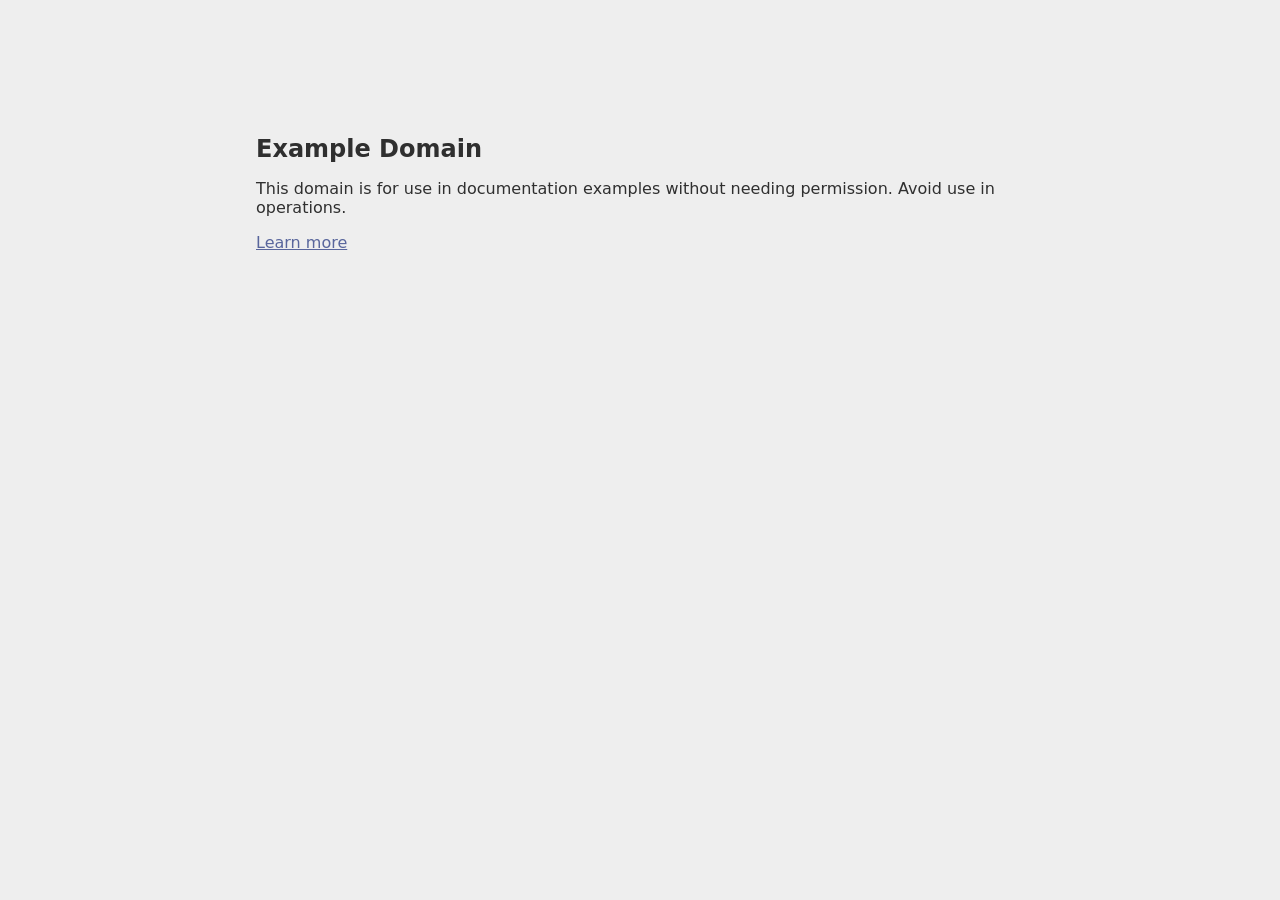
<file: snapshots/2026-08-06_A_ff67a9d764d6a236.html>
<!doctype html><html lang="en"><head><title>Example Domain</title><link rel="icon" href="data:,"><meta name="viewport" content="width=device-width, initial-scale=1"><style>body{background:#eee;width:60vw;margin:15vh auto;font-family:system-ui,sans-serif}h1{font-size:1.5em}div{opacity:0.8}a:link,a:visited{color:#348}</style></head><body><div><h1>Example Domain</h1><p>This domain is for use in documentation examples without needing permission. Avoid use in operations.</p><p><a href="https://iana.org/domains/example">Learn more</a></p></div></body></html>
</file>
<file: public/styles.css>
:root {
  --navy: #1A2A4F;
  --navy-dark: #121d36;
  --coral: #F7A5A5;
  --cream: #FFDBB6;
  --white: #ffffff;
  --slate: #f8fafc;
  --slate-100: #f1f5f9;
  --slate-200: #e2e8f0;
  --slate-400: #94a3b8;
  --slate-500: #64748b;
  --slate-600: #475569;
  --slate-700: #334155;
  --red-50: #FDF2F2;
  --red-200: #FECACA;
  --red-500: #EF4444;
  --green-500: #10B981;
  --amber-500: #F59E0B;
  --blue-500: #4F46E5;
}

* { margin: 0; padding: 0; box-sizing: border-box; }

body {
  font-family: 'DM Sans', 'Apple SD Gothic Neo', 'Noto Sans KR', 'Hiragino Kaku Gothic ProN', 'Meiryo', sans-serif;
  background: var(--navy);
  color: var(--slate-700);
  -webkit-font-smoothing: antialiased;
}

button { font-family: inherit; cursor: pointer; border: none; background: none; }
input, select, textarea { font-family: inherit; }

/* ---------- Auth ---------- */
.auth-screen {
  min-height: 100vh;
  display: flex;
  align-items: center;
  justify-content: center;
  background: var(--navy);
  padding: 24px;
  position: relative;
  overflow: hidden;
}
.auth-screen::before {
  content: '';
  position: absolute;
  inset: 0;
  opacity: 0.03;
  background-image: radial-gradient(circle at 1px 1px, white 1px, transparent 0);
  background-size: 32px 32px;
}
.auth-card {
  width: 100%;
  max-width: 420px;
  position: relative;
  z-index: 2;
}
.auth-logo { text-align: center; margin-bottom: 28px; }
.auth-logo .logo-badge {
  width: 56px; height: 56px;
  background: var(--coral);
  border-radius: 12px;
  display: inline-flex; align-items: center; justify-content: center;
  margin-bottom: 12px;
}
.auth-logo h1 { color: var(--cream); font-size: 36px; font-weight: 700; }
.auth-logo p { color: var(--slate-400); font-size: 12px; letter-spacing: 2px; text-transform: uppercase; margin-top: 4px; }
.auth-box {
  background: rgba(255,255,255,0.05);
  border: 1px solid rgba(255,219,182,0.1);
  border-radius: 16px;
  padding: 32px;
  box-shadow: 0 25px 50px -12px rgba(0,0,0,0.4);
}
.auth-box h2 { color: var(--white); font-size: 22px; text-align: center; margin-bottom: 20px; font-weight: 600; }
.error-box {
  background: rgba(239,68,68,0.15);
  border: 1px solid rgba(239,68,68,0.4);
  color: #fecaca;
  border-radius: 8px;
  padding: 10px 12px;
  font-size: 13px;
  margin-bottom: 14px;
}
.success-box {
  background: rgba(16,185,129,0.15);
  border: 1px solid rgba(16,185,129,0.4);
  color: #a7f3d0;
  border-radius: 8px;
  padding: 10px 12px;
  font-size: 13px;
  margin-bottom: 14px;
}
.field { margin-bottom: 14px; }
.field label { display: block; color: var(--slate-300); font-size: 13px; font-weight: 500; margin-bottom: 6px; }
.field input, .field select, .field textarea {
  width: 100%;
  padding: 11px 14px;
  border-radius: 8px;
  background: rgba(255,255,255,0.05);
  border: 1px solid rgba(255,255,255,0.12);
  color: var(--white);
  font-size: 14px;
  outline: none;
  transition: all 0.2s;
}
.field input::placeholder, .field textarea::placeholder { color: var(--slate-500); }
.field input:focus, .field select:focus, .field textarea:focus {
  border-color: var(--coral);
  box-shadow: 0 0 0 3px rgba(247,165,165,0.2);
}
.field select option { color: var(--slate-700); }
.btn-primary {
  width: 100%;
  background: var(--coral);
  color: var(--navy);
  font-weight: 700;
  padding: 12px;
  border-radius: 8px;
  font-size: 14px;
  transition: opacity 0.2s;
}
.btn-primary:hover { opacity: 0.9; }
.btn-primary:disabled { opacity: 0.5; cursor: not-allowed; }
.auth-switch { text-align: center; margin-top: 20px; }
.auth-switch button { color: var(--cream); font-size: 13px; font-weight: 500; }
.auth-switch button:hover { opacity: 0.8; }

/* ---------- Lang toggle ---------- */
.lang-switch {
  display: inline-flex;
  background: rgba(255,255,255,0.08);
  border-radius: 8px;
  padding: 3px;
  gap: 2px;
}
.lang-switch button {
  padding: 5px 10px;
  border-radius: 6px;
  color: var(--slate-400);
  font-size: 12px;
  font-weight: 600;
  transition: all 0.15s;
}
.lang-switch button.active { background: var(--coral); color: var(--navy); }
.lang-switch-auth {
  position: absolute;
  top: 20px;
  right: 20px;
  z-index: 3;
}

/* ---------- App layout ---------- */
.app-shell { display: flex; min-height: 100vh; }
.sidebar {
  width: 232px;
  background: var(--navy);
  border-right: 1px solid rgba(255,255,255,0.06);
  display: flex;
  flex-direction: column;
  position: fixed;
  top: 0; bottom: 0; left: 0;
  z-index: 30;
}
.sidebar-logo {
  display: flex; align-items: center; gap: 10px;
  padding: 20px 20px 16px;
}
.sidebar-logo .logo-badge {
  width: 36px; height: 36px;
  background: var(--coral); border-radius: 9px;
  display: flex; align-items: center; justify-content: center;
  color: var(--navy); font-weight: 800; font-size: 18px;
}
.sidebar-logo .logo-text h2 { color: var(--cream); font-size: 17px; font-weight: 700; line-height: 1.2; }
.sidebar-logo .logo-text p { color: var(--slate-500); font-size: 10px; letter-spacing: 1px; text-transform: uppercase; }
.nav-section { padding: 8px 12px 0; flex: 1; overflow-y: auto; }
.nav-label { color: var(--slate-500); font-size: 10px; letter-spacing: 1.2px; text-transform: uppercase; padding: 8px 10px; font-weight: 600; }
.nav-item {
  display: flex; align-items: center; gap: 11px;
  width: 100%;
  padding: 9px 10px;
  border-radius: 8px;
  color: var(--slate-400);
  font-size: 13.5px;
  font-weight: 500;
  transition: all 0.15s;
  margin-bottom: 1px;
  text-align: left;
}
.nav-item svg { width: 17px; height: 17px; flex-shrink: 0; }
.nav-item .nav-item-text { display: flex; flex-direction: column; min-width: 0; flex: 1; }
.nav-item .nav-item-label { line-height: 1.25; }
.nav-item .nav-item-sub {
  font-size: 10.5px;
  color: var(--slate-500);
  line-height: 1.3;
  margin-top: 1px;
  overflow: hidden;
  white-space: nowrap;
  text-overflow: ellipsis;
}
.nav-item:hover .nav-item-sub, .nav-item.active .nav-item-sub { color: rgba(255,255,255,0.45); }
.nav-item:hover { background: rgba(255,255,255,0.06); color: var(--white); }
.nav-item.active { background: rgba(247,165,165,0.15); color: var(--cream); }
.nav-item .nav-badge {
  margin-left: auto;
  background: var(--coral);
  color: var(--navy);
  font-size: 10px;
  font-weight: 700;
  border-radius: 99px;
  padding: 1px 7px;
  min-width: 18px;
  text-align: center;
}
.sidebar-footer { padding: 12px; border-top: 1px solid rgba(255,255,255,0.06); }
.workspace-pill {
  display: flex; align-items: center; justify-content: space-between;
  background: rgba(255,255,255,0.06);
  border: 1px solid rgba(255,255,255,0.08);
  border-radius: 10px;
  padding: 10px 12px;
  margin-bottom: 8px;
}
.workspace-pill .ws-name { color: var(--white); font-size: 13px; font-weight: 600; }
.workspace-pill .ws-plan { color: var(--cream); font-size: 10px; text-transform: uppercase; letter-spacing: 0.5px; }
.workspace-pill button { color: var(--slate-400); font-size: 16px; }
.user-row { display: flex; align-items: center; gap: 9px; }
.user-avatar {
  width: 30px; height: 30px;
  border-radius: 50%;
  background: var(--coral);
  color: var(--navy);
  display: flex; align-items: center; justify-content: center;
  font-weight: 700; font-size: 13px;
  flex-shrink: 0;
}
.user-row .u-name { color: var(--white); font-size: 13px; font-weight: 600; flex: 1; white-space: nowrap; overflow: hidden; text-overflow: ellipsis; }
.user-row .u-role { color: var(--slate-500); font-size: 11px; }

/* main */
.main { flex: 1; margin-left: 232px; background: var(--slate); min-height: 100vh; }
.topbar {
  background: var(--white);
  border-bottom: 1px solid var(--slate-200);
  padding: 14px 28px;
  display: flex; align-items: center; justify-content: space-between;
  position: sticky; top: 0; z-index: 20;
}
.topbar h1 { font-size: 19px; color: var(--navy); font-weight: 700; }
.topbar .page-sub { font-size: 12px; color: var(--slate-400); margin-top: 2px; }
.topbar-right { display: flex; align-items: center; gap: 14px; }
.content { padding: 24px 28px; max-width: 1280px; margin: 0 auto; }

/* welcome strip */
.welcome-strip {
  display: flex; gap: 16px; align-items: flex-start;
  background: linear-gradient(135deg, #1d4e89 0%, #0f2a4a 100%);
  color: #fff; border-radius: 14px; padding: 22px 24px;
  margin-bottom: 24px;
}
.welcome-strip .welcome-emoji { font-size: 34px; line-height: 1; margin-top: 2px; }
.welcome-strip .welcome-title { font-size: 16px; font-weight: 700; }
.welcome-strip .welcome-text { font-size: 13px; color: #cfe0f2; margin: 4px 0 12px; max-width: 560px; }
.welcome-strip .welcome-note { font-size: 11.5px; color: #9fb8d4; margin-left: 10px; }

/* ---------- Cards / grid ---------- */
.stat-grid { display: grid; grid-template-columns: repeat(auto-fit, minmax(220px, 1fr)); gap: 16px; margin-bottom: 24px; }
.stat-card {
  background: var(--white);
  border: 1px solid var(--slate-200);
  border-radius: 14px;
  padding: 18px 20px;
}
.stat-card .stat-label { color: var(--slate-500); font-size: 12.5px; font-weight: 500; }
.stat-card .stat-value { color: var(--navy); font-size: 26px; font-weight: 700; margin-top: 6px; }
.stat-card .stat-sub { color: var(--slate-400); font-size: 12px; margin-top: 4px; }
.stat-card .stat-sub.positive { color: var(--green-500); }
.stat-card .stat-sub.negative { color: var(--red-500); }
.chart-row { display: grid; grid-template-columns: 1fr 1fr; gap: 16px; margin-bottom: 24px; }
@media (max-width: 900px) { .chart-row { grid-template-columns: 1fr; } }
.panel {
  background: var(--white);
  border: 1px solid var(--slate-200);
  border-radius: 14px;
  padding: 20px;
}
.panel h3 { color: var(--navy); font-size: 15px; font-weight: 700; margin-bottom: 14px; }

/* ---------- Tables ---------- */
.table-wrap { overflow-x: auto; background: var(--white); border: 1px solid var(--slate-200); border-radius: 14px; }
table { width: 100%; border-collapse: collapse; font-size: 13.5px; }
thead th {
  text-align: left;
  padding: 11px 16px;
  background: var(--slate-100);
  color: var(--slate-600);
  font-weight: 600;
  font-size: 12px;
  white-space: nowrap;
  border-bottom: 1px solid var(--slate-200);
}
tbody td { padding: 12px 16px; border-bottom: 1px solid var(--slate-100); color: var(--slate-600); }
tbody tr:hover { background: var(--slate-100); }
tbody tr:last-child td { border-bottom: none; }
td .cell-title { color: var(--navy); font-weight: 600; }
.mono { font-family: 'JetBrains Mono', monospace; font-size: 12px; }

/* stage pill */
.stage-pill {
  display: inline-flex; align-items: center;
  padding: 3px 10px;
  border-radius: 99px;
  font-size: 11.5px;
  font-weight: 600;
  white-space: nowrap;
}
.stage-won { background: #D1FAE5; color: #065F46; }
.stage-lost { background: #FEE2E2; color: #991B1B; }
.stage-active { background: #DBEAFE; color: #1E40AF; }
.stage-neutral { background: var(--slate-100); color: var(--slate-600); }
.stage-closing { background: #FEF3C7; color: #92400E; }

/* buttons */
.btn {
  display: inline-flex; align-items: center; gap: 6px;
  padding: 8px 14px;
  border-radius: 8px;
  font-size: 13px;
  font-weight: 600;
  transition: all 0.15s;
}
.btn-sm { padding: 5px 10px; font-size: 12px; }
.btn-navy { background: var(--navy); color: var(--white); }
.btn-navy:hover { background: var(--navy-dark); }
.btn-coral { background: var(--coral); color: var(--navy); }
.btn-coral:hover { opacity: 0.9; }
.btn-ghost { background: var(--white); border: 1px solid var(--slate-200); color: var(--slate-600); }
.btn-ghost:hover { background: var(--slate-100); }
.btn-danger { background: var(--red-50); color: var(--red-500); border: 1px solid var(--red-200); }
.btn-danger:hover { background: var(--red-200); }
.btn-icon { padding: 6px; border-radius: 7px; color: var(--slate-400); }
.btn-icon:hover { background: var(--slate-100); color: var(--slate-600); }

.toolbar { display: flex; align-items: center; gap: 10px; margin-bottom: 18px; flex-wrap: wrap; }
.search-input {
  flex: 1;
  min-width: 220px;
  padding: 10px 14px;
  border: 1px solid var(--slate-200);
  border-radius: 9px;
  font-size: 13.5px;
  outline: none;
  transition: border 0.15s;
  background: var(--white);
}
.search-input:focus { border-color: var(--coral); box-shadow: 0 0 0 3px rgba(247,165,165,0.2); }

/* ---------- Pipeline board ---------- */
.board {
  display: flex; gap: 12px;
  overflow-x: auto;
  padding-bottom: 12px;
  align-items: flex-start;
}
.board-col {
  min-width: 250px;
  max-width: 280px;
  background: var(--slate-100);
  border-radius: 12px;
  padding: 10px;
  flex-shrink: 0;
}
.board-col-head {
  display: flex; align-items: center; justify-content: space-between;
  padding: 4px 6px 10px;
}
.board-col-head .col-name { font-size: 12.5px; font-weight: 700; color: var(--navy); }
.board-col-head .col-count { font-size: 11px; color: var(--slate-400); }
.board-card {
  background: var(--white);
  border: 1px solid var(--slate-200);
  border-radius: 9px;
  padding: 12px;
  margin-bottom: 8px;
  cursor: grab;
  transition: all 0.15s;
}
.board-card:hover { box-shadow: 0 4px 12px rgba(0,0,0,0.08); border-color: var(--coral); }
.board-card .card-title { font-size: 13px; font-weight: 600; color: var(--navy); margin-bottom: 6px; }
.board-card .card-meta { display: flex; justify-content: space-between; align-items: center; }
.board-card .card-value { font-size: 13px; font-weight: 700; color: var(--navy); }
.board-card .card-client { font-size: 11.5px; color: var(--slate-500); }

/* ---------- Modal ---------- */
.modal-overlay {
  position: fixed; inset: 0;
  background: rgba(26,42,79,0.6);
  backdrop-filter: blur(4px);
  display: flex; align-items: center; justify-content: center;
  z-index: 100;
  padding: 20px;
}
.modal {
  background: var(--white);
  border-radius: 16px;
  width: 100%;
  max-width: 560px;
  max-height: 90vh;
  overflow-y: auto;
  box-shadow: 0 30px 60px -15px rgba(0,0,0,0.3);
}
.modal-head {
  display: flex; align-items: center; justify-content: space-between;
  padding: 18px 22px;
  border-bottom: 1px solid var(--slate-100);
  background: var(--slate-50, var(--slate));
}
.modal-head h2 { font-size: 17px; color: var(--navy); font-weight: 700; }
.modal-head .modal-close { color: var(--slate-400); font-size: 20px; padding: 4px 8px; border-radius: 6px; }
.modal-head .modal-close:hover { background: var(--slate-100); color: var(--slate-600); }
.modal-body { padding: 22px; }
.modal-body .field label { color: var(--slate-700); }
.modal-body .field input, .modal-body .field select, .modal-body .field textarea {
  border: 1px solid var(--slate-200);
  background: var(--white);
  color: var(--slate-700);
}
.modal-foot {
  display: flex; justify-content: flex-end; gap: 10px;
  padding: 16px 22px;
  border-top: 1px solid var(--slate-100);
}

/* ---------- Toast ---------- */
.toast-wrap { position: fixed; bottom: 24px; right: 24px; z-index: 200; display: flex; flex-direction: column; gap: 10px; }
.toast {
  background: var(--navy);
  color: var(--white);
  padding: 12px 18px;
  border-radius: 10px;
  font-size: 13.5px;
  box-shadow: 0 10px 30px rgba(0,0,0,0.25);
  animation: slideIn 0.25s ease;
  max-width: 320px;
}
.toast.error { background: var(--red-500); }
.toast.success { background: var(--green-500); }
@keyframes slideIn { from { transform: translateY(10px); opacity: 0; } to { transform: translateY(0); opacity: 1; } }

/* empty states */
.empty-state { text-align: center; padding: 48px 20px; color: var(--slate-400); }
.empty-state .empty-icon { font-size: 34px; margin-bottom: 10px; }
.empty-state p { font-size: 14px; }
.empty-state .btn { margin-top: 14px; }

/* avatar stack */
.avatar-stack { display: flex; }
.avatar-stack .user-avatar { border: 2px solid var(--white); margin-right: -8px; }

/* stats pills for dashboard */
.kpi-inline { display: flex; gap: 8px; flex-wrap: wrap; }
.kpi-tag {
  display: inline-flex; align-items: center; gap: 6px;
  background: var(--slate-100);
  border-radius: 99px;
  padding: 4px 12px;
  font-size: 12px;
  color: var(--slate-600);
}
.kpi-tag b { color: var(--navy); }

/* simple bar chart */
.bars { display: flex; flex-direction: column; gap: 10px; }
.bar-row { display: flex; align-items: center; gap: 10px; }
.bar-row .bar-label { width: 110px; font-size: 12px; color: var(--slate-600); text-align: right; flex-shrink: 0; }
.bar-row .bar-track { flex: 1; background: var(--slate-100); border-radius: 6px; height: 18px; overflow: hidden; }
.bar-row .bar-fill { height: 100%; background: linear-gradient(90deg, var(--coral), var(--cream)); border-radius: 6px; }
.bar-row .bar-value { width: 70px; font-size: 12px; font-weight: 700; color: var(--navy); flex-shrink: 0; }

/* switch */
.switch-btn { padding: 4px 12px; border-radius: 99px; font-size: 11.5px; font-weight: 600; }
.switch-btn.on { background: var(--green-500); color: #fff; }
.switch-btn.off { background: var(--slate-200); color: var(--slate-500); }

/* responsive */
.mobile-nav-toggle { display: none; }
@media (max-width: 768px) {
  .sidebar { transform: translateX(-100%); transition: transform 0.2s; }
  .sidebar.open { transform: translateX(0); }
  .main { margin-left: 0; }
  .mobile-nav-toggle { display: inline-flex; }
  .content { padding: 16px; }
}

.tab-group { display: flex; gap: 6px; background: var(--slate-100); padding: 4px; border-radius: 10px; width: fit-content; }
.tab-group button { padding: 7px 14px; border-radius: 7px; font-size: 12.5px; font-weight: 600; color: var(--slate-500); }
.tab-group button.active { background: var(--white); color: var(--navy); box-shadow: 0 1px 3px rgba(0,0,0,0.08); }

/* ──────────────────────────────────────────────
   AUTOMATION STYLES
   ────────────────────────────────────────────── */
.automation-dashboard { padding: 8px 0; }
.auto-header { display: flex; align-items: center; justify-content: space-between; gap: 16px; margin-bottom: 16px; flex-wrap: wrap; }
.auto-header h2 { margin: 0; font-size: 20px; }
.auto-stats { display: flex; gap: 12px; }
.auto-stats .stat { background: var(--slate-100); padding: 6px 12px; border-radius: 8px; font-size: 12.5px; font-weight: 600; color: var(--navy); }
.auto-stats .stat.warn { background: #FEF3C7; color: #92400E; }

.auto-tabs { display: flex; gap: 4px; background: var(--slate-100); padding: 4px; border-radius: 10px; margin-bottom: 16px; }
.auto-tabs .tab-btn { padding: 8px 16px; border-radius: 8px; font-size: 13px; font-weight: 600; color: var(--slate-500); background: transparent; border: none; cursor: pointer; }
.auto-tabs .tab-btn.active { background: var(--white); color: var(--navy); box-shadow: 0 1px 3px rgba(0,0,0,0.08); }

.auto-panels { min-height: 400px; }
.auto-panels .panel { display: none; }
.auto-panels .panel.active { display: block; animation: fadeIn 0.15s ease; }
@keyframes fadeIn { from { opacity: 0; transform: translateY(4px); } to { opacity: 1; transform: none; } }

/* 워크플로 리스트 */
.workflow-list { display: flex; flex-direction: column; gap: 12px; }
.workflow-card { background: var(--white); border: 1px solid var(--slate-100); border-radius: 12px; padding: 16px; transition: box-shadow 0.15s, border-color 0.15s; }
.workflow-card:hover { box-shadow: 0 4px 12px rgba(0,0,0,0.06); border-color: var(--slate-200); }
.workflow-card.disabled { opacity: 0.6; }
.wf-header { display: flex; justify-content: space-between; align-items: flex-start; gap: 12px; margin-bottom: 8px; }
.wf-header h4 { margin: 0 0 4px; font-size: 15px; }
.wf-desc { margin: 0; font-size: 12px; color: var(--slate-500); }
.wf-meta { display: flex; gap: 8px; flex-wrap: wrap; }
.trigger-badge { background: var(--coral-100); color: var(--coral-700); padding: 2px 8px; border-radius: 99px; font-size: 11px; font-weight: 600; }
.status-badge { padding: 2px 8px; border-radius: 99px; font-size: 11px; font-weight: 600; }
.status-badge.active { background: #D1FAE5; color: #065F46; }
.status-badge.inactive { background: var(--slate-100); color: var(--slate-500); }
.wf-summary { display: flex; gap: 8px; margin-bottom: 8px; flex-wrap: wrap; }
.chip { background: var(--slate-100); color: var(--slate-600); padding: 2px 8px; border-radius: 99px; font-size: 11px; font-weight: 500; }
.chip.cron { background: #EDE9FE; color: #5B21B6; }
.wf-stats { display: flex; gap: 16px; font-size: 12px; color: var(--slate-500); margin-bottom: 12px; }
.wf-stats strong { color: var(--navy); }
.wf-actions { display: flex; gap: 8px; justify-content: flex-end; }
.wf-actions .btn-icon { width: 32px; height: 32px; border-radius: 8px; display: inline-flex; align-items: center; justify-content: center; color: var(--slate-500); background: transparent; border: none; cursor: pointer; }
.wf-actions .btn-icon:hover { background: var(--slate-100); color: var(--navy); }
.wf-actions .btn-delete:hover { background: #FEF2F2; color: var(--red-500); }

/* 템플릿 갤러리 */
.template-gallery { display: flex; flex-direction: column; gap: 16px; }
.template-filters { display: flex; gap: 8px; flex-wrap: wrap; }
.filter-btn { padding: 6px 12px; border-radius: 99px; font-size: 12px; font-weight: 600; color: var(--slate-500); background: var(--slate-100); border: none; cursor: pointer; }
.filter-btn.active { background: var(--coral); color: var(--white); }
.filter-btn:hover:not(.active) { background: var(--slate-200); }
.template-grid { display: grid; grid-template-columns: repeat(auto-fill, minmax(300px, 1fr)); gap: 16px; }
.template-card { background: var(--white); border: 1px solid var(--slate-100); border-radius: 12px; padding: 16px; transition: box-shadow 0.15s, border-color 0.15s; }
.template-card:hover { box-shadow: 0 4px 12px rgba(0,0,0,0.06); border-color: var(--slate-200); }
.tpl-header { display: flex; justify-content: space-between; align-items: flex-start; gap: 8px; margin-bottom: 8px; }
.tpl-header h4 { margin: 0; font-size: 14px; }
.tpl-desc { margin: 0 0 12px; font-size: 12.5px; color: var(--slate-500); line-height: 1.5; }
.tpl-preview { display: flex; flex-wrap: wrap; gap: 6px; margin-bottom: 12px; }
.action-chip { background: var(--slate-100); color: var(--slate-600); padding: 2px 8px; border-radius: 99px; font-size: 11px; font-weight: 500; }
.action-chip.more { background: var(--coral-100); color: var(--coral-700); }
.btn-use-template { width: 100%; padding: 8px; border-radius: 8px; font-weight: 600; font-size: 13px; }

/* 실행 로그 */
.log-table-wrap { overflow-x: auto; }
.log-table { width: 100%; border-collapse: collapse; font-size: 13px; }
.log-table th, .log-table td { padding: 10px 12px; text-align: left; border-bottom: 1px solid var(--slate-100); }
.log-table th { font-weight: 600; color: var(--slate-500); background: var(--slate-50); }
.log-table tr:hover { background: var(--slate-50); }
.log-table tr.success td { border-left: 3px solid var(--green-500); }
.log-table tr.failed td { border-left: 3px solid var(--red-500); }
.log-table tr.skipped td { border-left: 3px solid var(--amber-500); }
.status-tag { padding: 2px 8px; border-radius: 99px; font-size: 11px; font-weight: 600; }
.status-tag.success { background: #D1FAE5; color: #065F46; }
.status-tag.failed { background: #FEE2E2; color: #991B1B; }
.status-tag.skipped { background: #FEF3C7; color: #92400E; }

/* 워크플로 빌더 모달 */
.wf-builder { max-width: 1100px; width: 95%; max-height: 90vh; overflow: hidden; display: flex; flex-direction: column; }
.wf-builder-header { display: flex; justify-content: space-between; align-items: center; padding: 16px 20px; border-bottom: 1px solid var(--slate-100); }
.wf-builder-header h3 { margin: 0; }
.wf-builder-body { display: flex; flex: 1; overflow: hidden; padding: 16px 20px; gap: 20px; }
.wf-canvas-wrap { flex: 1; min-width: 0; background: var(--slate-50); border-radius: 12px; padding: 16px; overflow-y: auto; }
.wf-toolbar h4 { margin: 16px 0 8px; font-size: 12px; font-weight: 600; color: var(--slate-500); text-transform: uppercase; letter-spacing: 0.5px; }
.wf-toolbar h4:first-child { margin-top: 0; }
.wf-toolbar .divider { height: 1px; background: var(--slate-200); margin: 16px 0; }
.select-sm { width: 100%; padding: 8px 12px; border: 1px solid var(--slate-200); border-radius: 8px; font-size: 13px; background: var(--white); }
.condition-list { display: flex; flex-direction: column; gap: 8px; }
.condition-row { display: flex; gap: 8px; align-items: center; }
.condition-row select { flex: 1; min-width: 120px; padding: 6px 10px; border: 1px solid var(--slate-200); border-radius: 6px; font-size: 12px; }
.condition-row input { flex: 1; padding: 6px 10px; border: 1px solid var(--slate-200); border-radius: 6px; font-size: 12px; }
.action-canvas { min-height: 200px; }
.action-node { display: flex; align-items: center; gap: 10px; padding: 10px 12px; background: var(--white); border: 1px solid var(--slate-200); border-radius: 8px; margin-bottom: 8px; cursor: grab; transition: box-shadow 0.15s; }
.action-node:hover { box-shadow: 0 2px 8px rgba(0,0,0,0.08); }
.action-node.dragging { opacity: 0.5; box-shadow: 0 4px 16px rgba(0,0,0,0.15); }
.action-handle { color: var(--slate-400); cursor: grab; }
.action-icon { font-size: 16px; }
.action-label { flex: 1; font-size: 13px; font-weight: 500; color: var(--navy); }
.btn-action-config, .btn-action-delete { width: 28px; height: 28px; border-radius: 6px; display: inline-flex; align-items: center; justify-content: center; color: var(--slate-500); background: transparent; border: none; cursor: pointer; }
.btn-action-config:hover, .btn-action-delete:hover { background: var(--slate-100); color: var(--navy); }

.wf-properties { width: 320px; min-width: 320px; background: var(--slate-50); border-radius: 12px; padding: 16px; overflow-y: auto; }
.wf-properties h4 { margin: 0 0 12px; font-size: 13px; font-weight: 600; color: var(--slate-500); text-transform: uppercase; letter-spacing: 0.5px; }
.wf-properties hr { border: none; border-top: 1px solid var(--slate-200); margin: 16px 0; }
.wf-builder-footer { display: flex; justify-content: flex-end; gap: 12px; padding: 16px 20px; border-top: 1px solid var(--slate-100); }

/* 로그 상세 모달 */
.log-detail { padding: 8px 0; }
.log-meta { display: flex; gap: 12px; margin-bottom: 16px; flex-wrap: wrap; }
.log-steps { display: flex; flex-direction: column; gap: 12px; }
.log-step { background: var(--white); border: 1px solid var(--slate-100); border-radius: 8px; padding: 12px; }
.log-step.success { border-left: 3px solid var(--green-500); }
.log-step.failed { border-left: 3px solid var(--red-500); }
.step-header { display: flex; justify-content: space-between; align-items: center; margin-bottom: 8px; }
.step-header span:first-child { font-weight: 600; color: var(--navy); }
.step-status { padding: 2px 8px; border-radius: 99px; font-size: 11px; font-weight: 600; }
.step-status.success { background: #D1FAE5; color: #065F46; }
.step-status.failed { background: #FEE2E2; color: #991B1B; }
.step-error { background: #FEF2F2; color: #991B1B; padding: 8px; border-radius: 6px; font-size: 12px; font-family: monospace; margin-bottom: 8px; }
.step-time { font-size: 11px; color: var(--slate-500); }

/* 토스트/알림 애니메이션 */
.toast-wrap { position: fixed; bottom: 24px; right: 24px; z-index: 9999; display: flex; flex-direction: column; gap: 8px; }
.toast { background: var(--white); border: 1px solid var(--slate-200); border-radius: 10px; padding: 12px 16px; box-shadow: 0 4px 16px rgba(0,0,0,0.1); min-width: 280px; max-width: 400px; animation: slideIn 0.3s ease; }
.toast.success { border-left: 4px solid var(--green-500); }
.toast.error { border-left: 4px solid var(--red-500); }
.toast.warning { border-left: 4px solid var(--amber-500); }
.toast.info { border-left: 4px solid var(--blue-500); }
@keyframes slideIn { from { opacity: 0; transform: translateX(100%); } to { opacity: 1; transform: none; } }

/* 모달 오버레이 */
.modal-overlay { position: fixed; inset: 0; background: rgba(0,0,0,0.4); display: flex; align-items: center; justify-content: center; z-index: 1000; padding: 20px; animation: fadeIn 0.2s ease; }
.modal { background: var(--white); border-radius: 16px; max-height: 90vh; overflow: hidden; display: flex; flex-direction: column; }
.modal-xl { width: 95%; max-width: 1200px; }
.modal-lg { width: 90%; max-width: 800px; }
.modal-header { display: flex; justify-content: space-between; align-items: center; padding: 16px 20px; border-bottom: 1px solid var(--slate-100); }
.modal-header h3 { margin: 0; }
.modal-body { padding: 20px; overflow-y: auto; }
.modal-overlay .btn-icon { width: 32px; height: 32px; border-radius: 8px; display: inline-flex; align-items: center; justify-content: center; color: var(--slate-500); background: transparent; border: none; cursor: pointer; }
.modal-overlay .btn-icon:hover { background: var(--slate-100); color: var(--navy); }
</file>
<file: landing/page.css>
*, *::before, *::after { margin: 0; padding: 0; box-sizing: border-box; }
html { scroll-behavior: smooth; }
body { font-family: 'Inter', sans-serif; background: #0b0b0c; color: #f5f5f5; -webkit-font-smoothing: antialiased; line-height: 1.65; }

.nav {
  position: sticky; top: 0; z-index: 50;
  display: flex; align-items: center; justify-content: space-between;
  gap: 1rem; padding: 1rem 1.5rem;
  background: rgba(11,11,12,0.72);
  backdrop-filter: blur(16px);
  -webkit-backdrop-filter: blur(16px);
  border-bottom: 1px solid rgba(255,255,255,0.08);
}
@media (min-width: 768px) { .nav { padding: 1rem 3rem; } }
.logo {
  display: flex; align-items: center; gap: 0.65rem;
  font-size: 1.15rem; font-weight: 700; letter-spacing: -0.02em;
  text-decoration: none; color: #f5f5f5;
}
.logo .mark { width: 2rem; height: 2rem; border-radius: 9999px; background: #fff; color: #000; display: grid; place-items: center; font-size: 1rem; font-weight: 700; }
.nav-links { display: none; align-items: center; gap: 1.6rem; }
@media (min-width: 1024px) { .nav-links { display: flex; } }
.nav-links a { font-size: 0.875rem; color: rgba(255,255,255,0.78); text-decoration: none; transition: color 0.3s; }
.nav-links a:hover { color: #fff; }
.nav-links a.on { color: #fff; font-weight: 600; }
.btn-burger {
  display: grid; place-items: center; width: 2.5rem; height: 2.5rem; border-radius: 9999px;
  background: none; border: 1px solid rgba(255,255,255,0.15); color: #fff; cursor: pointer;
}
@media (min-width: 1024px) { .btn-burger { display: none; } }

.mobile-menu {
  position: absolute; top: 68px; left: 0; right: 0; z-index: 45;
  background: rgba(11,11,12,0.96); backdrop-filter: blur(16px);
  border-bottom: 1px solid rgba(255,255,255,0.1);
  padding: 0.75rem; display: flex; flex-direction: column; gap: 0.4rem;
  transition: transform 0.4s ease-out, opacity 0.4s ease-out;
}
.mobile-menu.closed { transform: translateY(-0.75rem); opacity: 0; pointer-events: none; }
@media (min-width: 1024px) { .mobile-menu { display: none; } }
.mobile-menu a { display: block; padding: 0.75rem; border-radius: 0.5rem; font-size: 0.9rem; color: #fff; text-decoration: none; }
.mobile-menu a:hover { background: rgba(255,255,255,0.07); }

.wrap { max-width: 1040px; margin: 0 auto; padding: 48px 24px 72px; }
.crumbs { font-size: 0.8rem; color: #888; margin-bottom: 20px; }
.crumbs a { color: #c9a86a; text-decoration: none; }
.page-head { margin-bottom: 40px; }
.page-head .kicker { font-size: 0.8rem; font-weight: 700; letter-spacing: 0.06em; color: #c9a86a; }
.page-head h1 { font-size: clamp(30px, 4.5vw, 46px); letter-spacing: -0.03em; line-height: 1.15; margin: 10px 0 12px; }
.page-head p { color: #a0a0a0; max-width: 640px; font-size: 1.02rem; }

.chip { display: inline-flex; align-items: center; gap: 6px; font-size: 12px; padding: 4px 11px; border-radius: 9999px; font-weight: 600; }
.chip.go { color: #3fbf7f; background: rgba(63,191,127,0.12); }
.chip.soon { color: #c9a86a; background: rgba(201,168,106,0.14); }

.card { background: #151517; border: 1px solid rgba(255,255,255,0.09); border-radius: 16px; padding: 26px; }
.card h3 { font-size: 17px; margin-bottom: 8px; letter-spacing: -0.01em; }
.card p { font-size: 14px; color: #a0a0a0; }
.grid { display: grid; grid-template-columns: 1fr; gap: 16px; }
@media (min-width: 720px) { .grid { grid-template-columns: repeat(2, 1fr); } }
@media (min-width: 960px) { .grid.cols-3 { grid-template-columns: repeat(3, 1fr); } }

table { width: 100%; border-collapse: collapse; font-size: 14px; }
th, td { text-align: left; padding: 13px 15px; border-bottom: 1px solid rgba(255,255,255,0.08); }
th { color: #888; font-weight: 600; font-size: 12.5px; }
th.us { color: #c9a86a; }
td.us { background: rgba(201,168,106,0.07); font-weight: 600; }
.yes { color: #3fbf7f; } .no { color: #666; }

.steps { display: flex; flex-direction: column; gap: 14px; }
.step { display: flex; gap: 16px; align-items: flex-start; }
.step .n { flex: 0 0 auto; width: 34px; height: 34px; border-radius: 9999px; background: #c9a86a; color: #15110a; font-weight: 700; display: grid; place-items: center; font-size: 14px; }
.step h3 { font-size: 16px; }
.step p { font-size: 14px; color: #a0a0a0; }

.cta-box { margin-top: 48px; text-align: center; background: #151517; border: 1px solid rgba(255,255,255,0.09); border-radius: 20px; padding: 48px 24px; }
.cta-box h2 { font-size: clamp(24px, 3vw, 30px); letter-spacing: -0.02em; }
.cta-box p { color: #a0a0a0; margin: 12px auto 24px; max-width: 480px; }
.btn { display: inline-flex; align-items: center; gap: 8px; background: #fff; color: #0b0b0c; font-weight: 600; font-size: 15px; padding: 12px 24px; border-radius: 9999px; text-decoration: none; transition: background 0.3s; }
.btn:hover { background: #e5e5e5; }

footer { border-top: 1px solid rgba(255,255,255,0.08); padding: 40px 0 56px; color: #666; font-size: 13px; text-align: center; }

button { font-family: inherit; }
a { color: inherit; }
</file>
